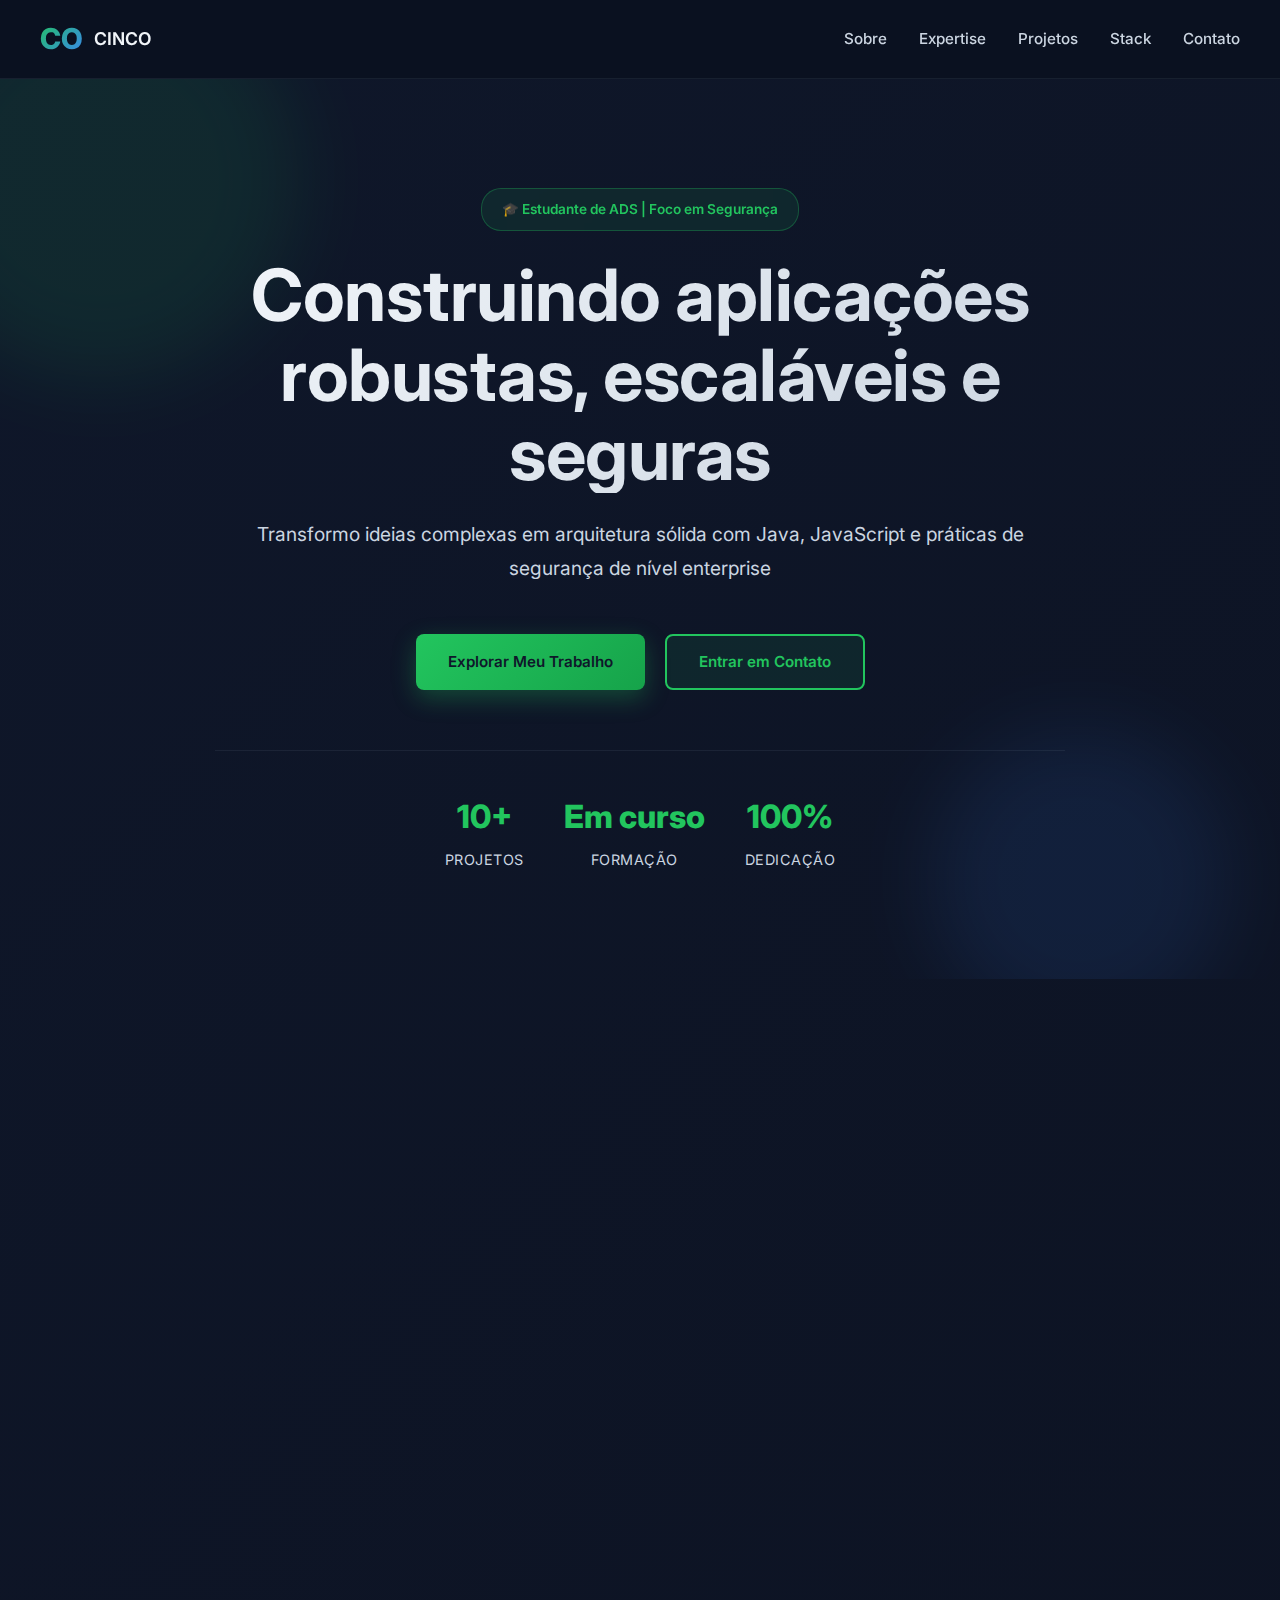
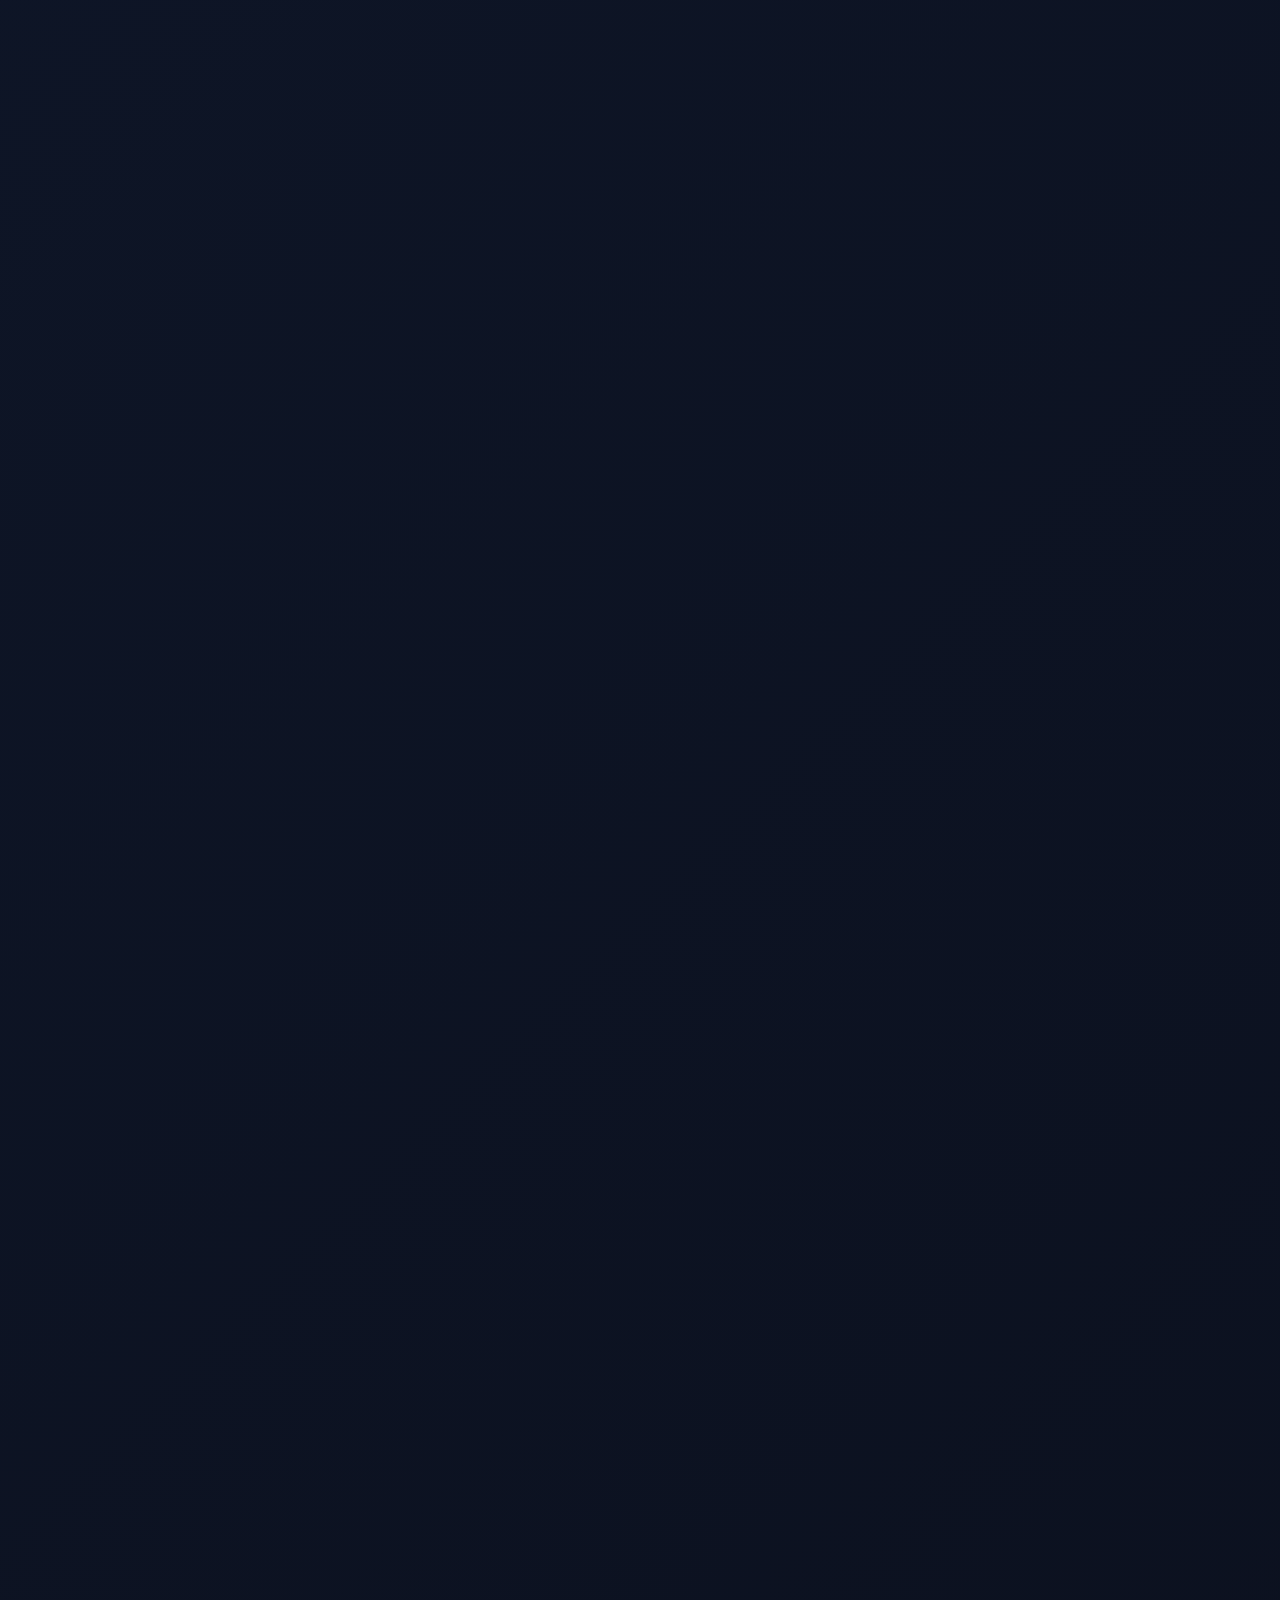
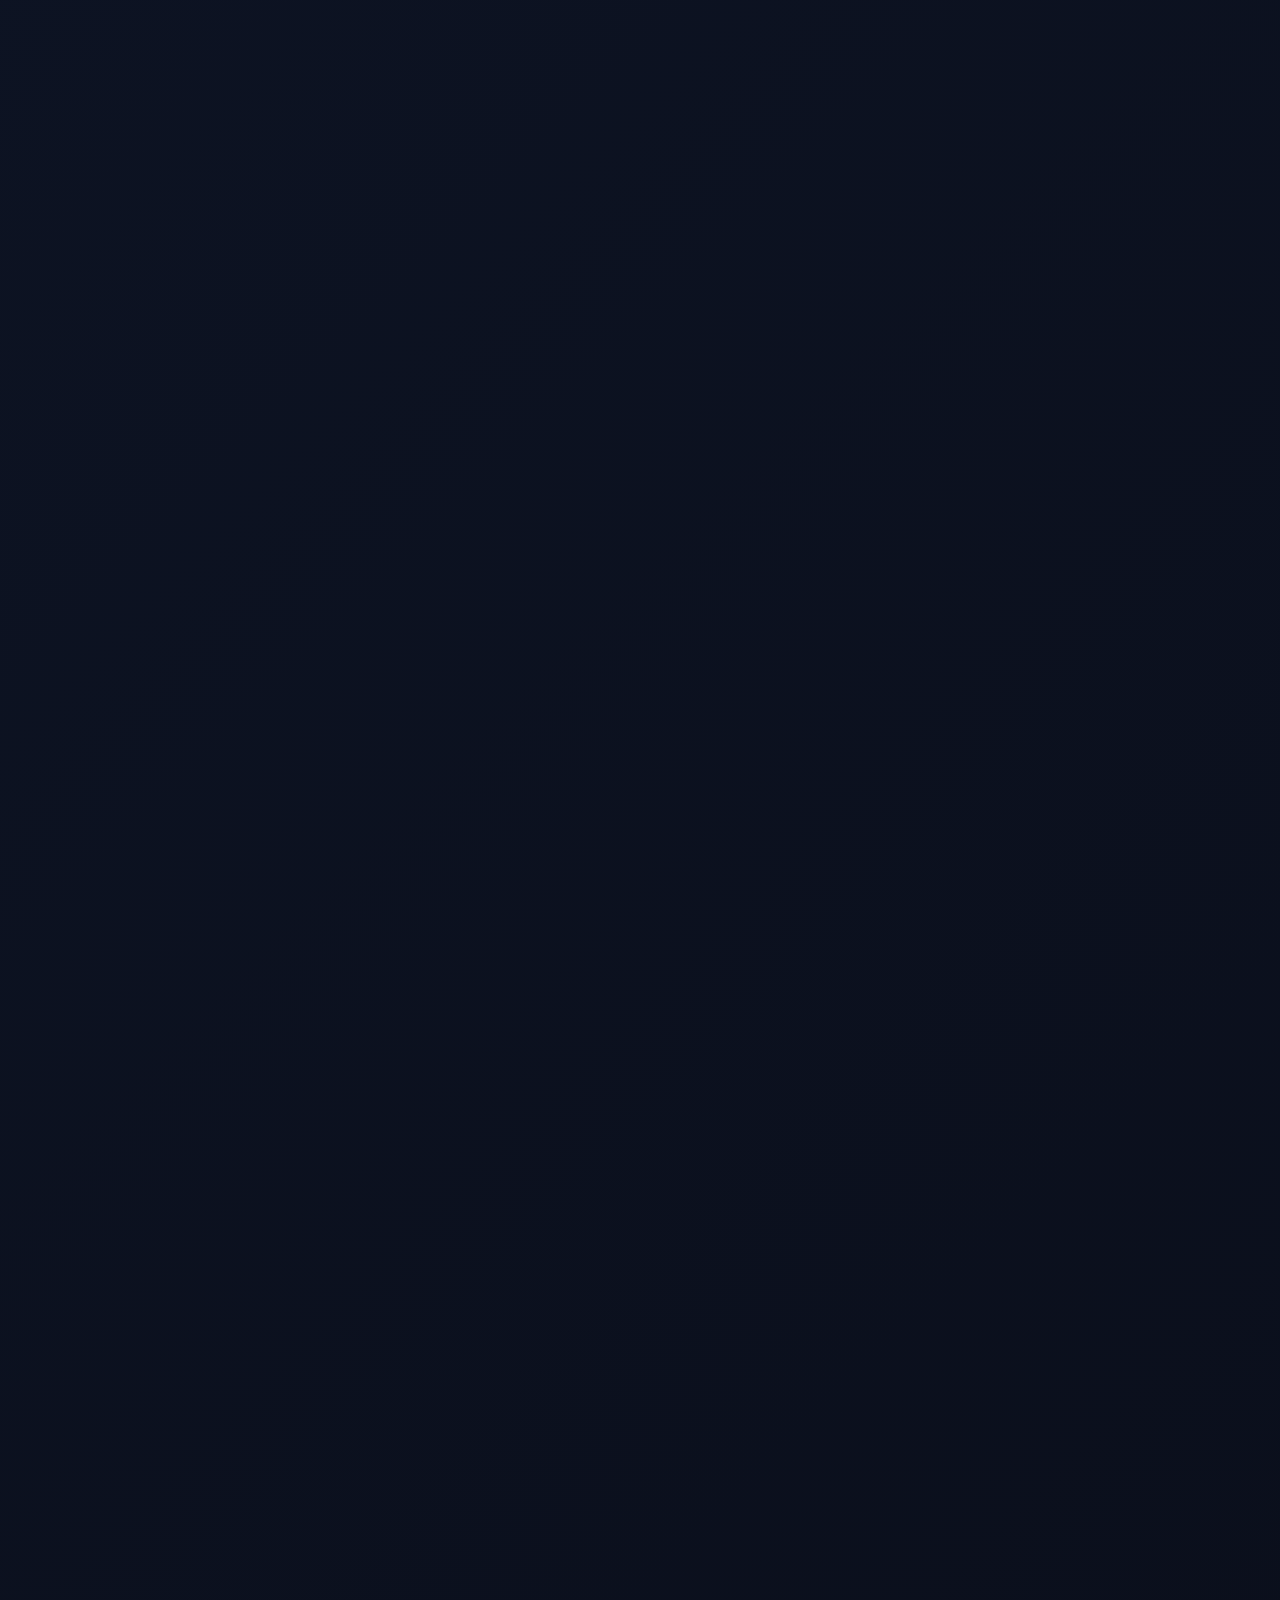
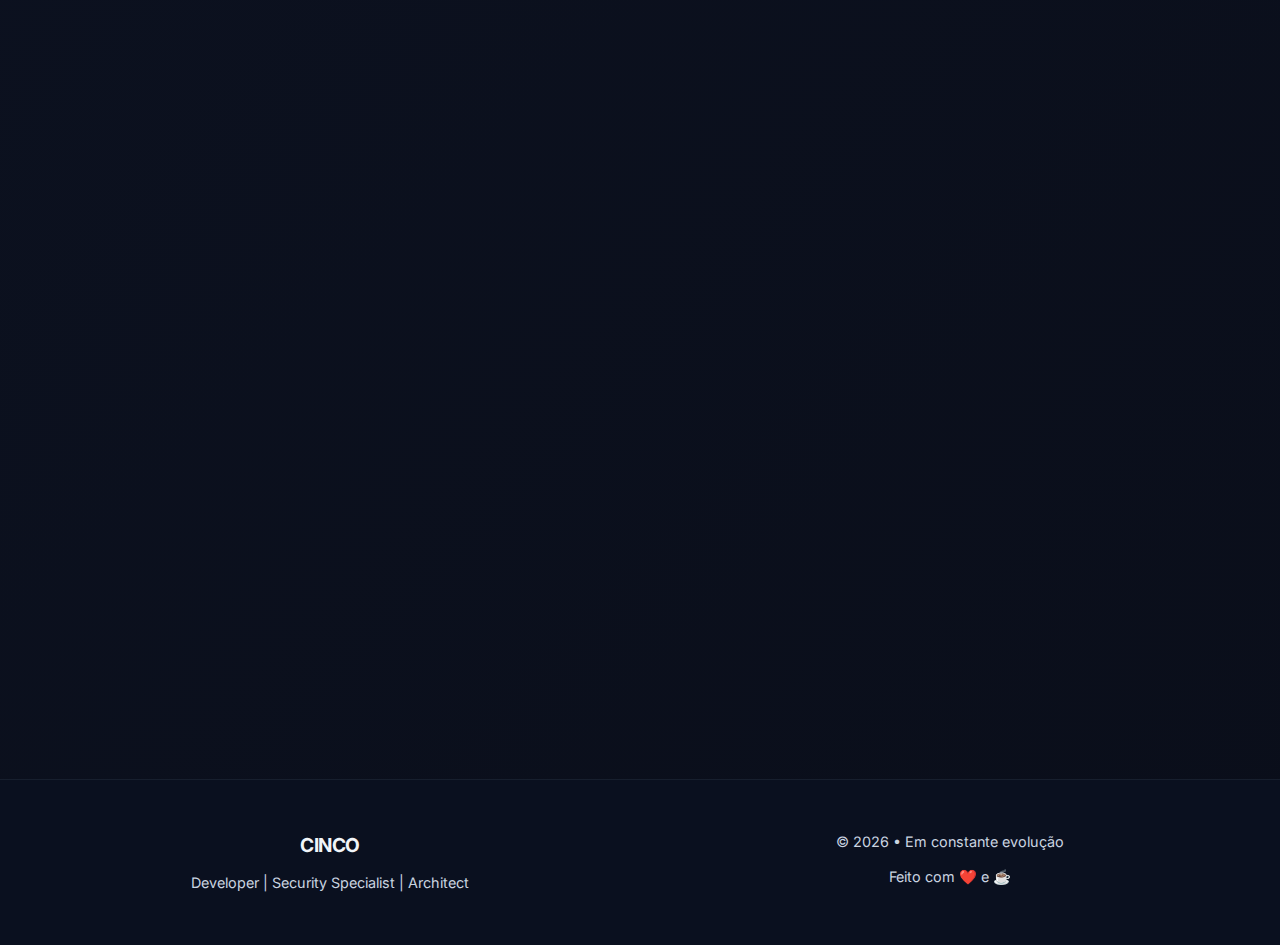
<file: index.html>
<!DOCTYPE html>
<html lang="pt-BR">
<head>
    <meta charset="UTF-8">
    <meta name="viewport" content="width=device-width, initial-scale=1.0">
    <meta name="description" content="Portfolio profissional de Junior Silva - Desenvolvedor Backend e Segurança com foco em Java e Arquitetura de Sistemas.">
    <title>CINCO | Portfolio</title>
    <link rel="preconnect" href="https://fonts.googleapis.com">
    <link rel="preconnect" href="https://fonts.gstatic.com" crossorigin>
    <link href="https://fonts.googleapis.com/css2?family=Inter:wght@300;400;500;600;700&family=JetBrains+Mono:wght@500;700&display=swap" rel="stylesheet">
    <link rel="stylesheet" href="style.css">
    <script defer src="script.js"></script>
</head>
<body>

<!-- Navigation -->
<header>
    <nav class="navbar">
        <div class="nav-brand">
            <h1 class="logo">CO</h1>
            <span class="brand-text">CINCO</span>
        </div>

        <div class="menu-toggle" id="menu-toggle">
            ☰
        </div>

        <ul class="nav-links" id="nav-links">
            <li><a href="#sobre">Sobre</a></li>
            <li><a href="#expertise">Expertise</a></li>
            <li><a href="#projetos">Projetos</a></li>
            <li><a href="#stack">Stack</a></li>
            <li><a href="#contato">Contato</a></li>
        </ul>
    </nav>
</header>

<section class="hero">
    <div class="hero-background">
        <div class="hero-blob hero-blob-1"></div>
        <div class="hero-blob hero-blob-2"></div>
    </div>
    
    <div class="hero-content">
        <div class="hero-badge">🎓 Estudante de ADS | Foco em Segurança</div>
        <h1>Construindo aplicações robustas, escaláveis e seguras</h1>
        <p class="hero-subtitle">
            Transformo ideias complexas em arquitetura sólida com Java, JavaScript e práticas de segurança de nível enterprise
        </p>
        <div class="hero-buttons">
            <a href="#projetos" class="btn btn-primary">Explorar Meu Trabalho</a>
            <a href="#contato" class="btn btn-secondary">Entrar em Contato</a>
        </div>
        <div class="hero-stats">
            <div class="stat">
                <span class="stat-number">10+</span>
                <span class="stat-label">Projetos</span>
            </div>
            <div class="stat">
                <span class="stat-number">Em curso</span>
                <span class="stat-label">Formação</span>
            </div>
            <div class="stat">
                <span class="stat-number">100%</span>
                <span class="stat-label">Dedicação</span>
            </div>
        </div>
    </div>
</section>

<section id="sobre" class="section reveal">
    <div class="section-container">
        <div class="section-header">
            <h2>🎯 Quem Sou Eu</h2>
            <div class="section-divider"></div>
        </div>
        <div class="about-grid">
            <div class="about-content">
                <p>
                    Estou em formação como desenvolvedor, evoluindo rapidamente rumo a uma atuação full-stack. Tenho <strong>especialização em segurança de aplicações</strong> e <strong>arquitetura de sistemas</strong>, e estudo <strong>Análise e Desenvolvimento de Sistemas</strong> enquanto construo projetos que demonstram domínio em <strong>OOP, Design Patterns e SOLID</strong>.
                </p>
                <p>
                    Mais do que código, trago habilidade em gestão de projetos e comunicação clara com equipes; aprendo rápido e adapto-me a novas tecnologias. Meu foco é criar soluções que não apenas funcionam, mas que são seguras, escaláveis e mantíveis.
                </p>
                <div class="about-highlights">
                    <div class="highlight-item">
                        <span class="highlight-icon">💡</span>
                        <h4>Inovação</h4>
                        <p>Sempre buscando novas formas de resolver problemas</p>
                    </div>
                    <div class="highlight-item">
                        <span class="highlight-icon">🔒</span>
                        <h4>Segurança</h4>
                        <p>Segurança é prioridade em cada decisão</p>
                    </div>
                    <div class="highlight-item">
                        <span class="highlight-icon">🗣️</span>
                        <h4>Comunicação</h4>
                        <p>Clareza e empatia para trabalhar em equipe</p>
                    </div>
                    <div class="highlight-item">
                        <span class="highlight-icon">📈</span>
                        <h4>Gestão</h4>
                        <p>Organização e liderança de projetos</p>
                    </div>
                </div>
            </div>
            <div class="about-visual">
                <div class="about-card">
                    <div class="card-icon">🎓</div>
                    <h3>Educação</h3>
                    <p>Análise e Desenvolvimento de Sistemas</p>
                </div>
                <div class="about-card">
                    <div class="card-icon">🛡️</div>
                    <h3>Especialidade</h3>
                    <p>Segurança & Arquitetura de Software</p>
                </div>
                <div class="about-card">
                    <div class="card-icon">🏆</div>
                    <h3>Objetivo</h3>
                    <p>Impacto através de código de qualidade</p>
                </div>
            </div>
        </div>
    </div>
</section>

<section id="expertise" class="section reveal expertise-section">
    <div class="section-container">
        <div class="section-header">
            <h2>⚡ Expertise & Skills</h2>
            <div class="section-divider"></div>
        </div>
        <div class="expertise-grid">
            <div class="expertise-card">
                <div class="expertise-icon">☕</div>
                <h3>Backend Development</h3>
                <p>Java, OOP, Design Patterns, SOLID, Spring</p>
                <div class="skill-bar" data-percent="95"></div>
            </div>
            <div class="expertise-card">
                <div class="expertise-icon">🔐</div>
                <h3>Security</h3>
                <p>Criptografia, XSS Prevention, RBAC, Hashing</p>
                <div class="skill-bar" data-percent="90"></div>
            </div>
            <div class="expertise-card">
                <div class="expertise-icon">🎨</div>
                <h3>Frontend Development</h3>
                <p>JavaScript, HTML5, CSS3, Responsive Design</p>
                <div class="skill-bar" data-percent="85"></div>
            </div>
            <div class="expertise-card">
                <div class="expertise-icon">🏗️</div>
                <h3>Arquitetura</h3>
                <p>Microserviços, Padrões, Escalabilidade</p>
                <div class="skill-bar" data-percent="88"></div>
            </div>
            <div class="expertise-card">
                <div class="expertise-icon">📊</div>
                <h3>Análise de Dados</h3>
                <p>Algoritmos, Estruturas, Performance</p>
                <div class="skill-bar" data-percent="82"></div>
            </div>
            <div class="expertise-card">
                <div class="expertise-icon">🔨</div>
                <h3>Ferramentas</h3>
                <p>Git, GitHub, Maven, Docker, Linux</p>
                <div class="skill-bar" data-percent="87"></div>
            </div>
        </div>
    </div>
</section>

<section id="projetos" class="section reveal">
    <div class="section-container">
        <div class="section-header">
            <h2>💼 Projetos em Destaque</h2>
            <div class="section-divider"></div>
        </div>
        <div class="projects-grid">
            <article class="project-card">
                <div class="project-badge-new">Destaque</div>
                <div class="project-header">
                    <h3>🔐 Sistema de Login Seguro</h3>
                    <span class="project-badge">Java</span>
                </div>
                <p>
                    Sistema em Java que exemplifica autenticação segura: hashing SHA‑256, proteção contra força bruta com bloqueios temporizados, e um módulo de auditoria detalhado de logs. Arquitetura orientada a objetos seguindo padrões de segurança.
                </p>
                <ul class="project-techs">
                    <li>Java OOP</li>
                    <li>SHA-256</li>
                    <li>Security</li>
                </ul>
                <a href="projetos/1-login-system/" class="project-link">→ Explorar Projeto</a>
                <a href="https://github.com/ajunior-dev/1-login-system" target="_blank" class="project-link">📂 Código no GitHub</a>
            </article>

            <article class="project-card">
                <div class="project-badge-new">Popular</div>
                <div class="project-header">
                    <h3>💻 Validador de Formulário</h3>
                    <span class="project-badge">Web</span>
                </div>
                <p>
                    Biblioteca JavaScript para validação de formulários na borda, com sanitização de inputs, prevenção de XSS e feedback instantâneo ao usuário, ideal para interfaces responsivas e seguras.
                </p>
                <ul class="project-techs">
                    <li>JavaScript</li>
                    <li>Regex</li>
                    <li>Security</li>
                </ul>
                <a href="projetos/4-form-validator/" class="project-link">→ Explorar Projeto</a>
                <a href="https://github.com/ajunior-dev/4-form-validator" target="_blank" class="project-link">📂 Código no GitHub</a>
            </article>

            <article class="project-card">
                <div class="project-badge-new">Recente</div>
                <div class="project-header">
                    <h3>📋 TODO Manager Pro</h3>
                    <span class="project-badge">Web</span>
                </div>
                <p>
                    Aplicativo web de gerenciamento de tarefas (SPA) com armazenamento local, filtros dinâmicos, ordenação e funcionalidades de importação/exportação JSON; construido para alta usabilidade e performance.
                </p>
                <ul class="project-techs">
                    <li>JavaScript</li>
                    <li>localStorage</li>
                    <li>State Mgmt</li>
                </ul>
                <a href="projetos/10-todo-app/index.html" class="project-link">→ Explorar Projeto</a>
                <a href="https://github.com/ajunior-dev/10-todo-app" target="_blank" class="project-link">📂 Código no GitHub</a>
            </article>
        </div>

        <div class="projects-all">
            <h3>📚 Portfólio Completo</h3>
            <p>Explore 10 projetos desenvolvidos durante minha formação, abrangendo segurança, backend Java, aplicações web e ferramentas de utilidade, todos com foco em código limpo e aprendizagem contínua.</p>
            <a href="projetos/index.html" class="btn btn-primary">Ver 10 Projetos</a>
        </div>
    </div>
</section>

<section id="stack" class="section reveal">
    <div class="section-container">
        <div class="section-header">
            <h2>⚙️ Stack Tecnológica</h2>
            <div class="section-divider"></div>
        </div>
        <div class="stack-container">
            <div class="stack-column">
                <h4>Linguagens</h4>
                <div class="tech-pill-group">
                    <span class="tech-pill">Java</span>
                    <span class="tech-pill">JavaScript</span>
                    <span class="tech-pill">SQL</span>
                    <span class="tech-pill">HTML5</span>
                    <span class="tech-pill">CSS3</span>
                </div>
            </div>
            <div class="stack-column">
                <h4>Conceitos & Padrões</h4>
                <div class="tech-pill-group">
                    <span class="tech-pill">OOP</span>
                    <span class="tech-pill">Design Patterns</span>
                    <span class="tech-pill">SOLID</span>
                    <span class="tech-pill">MVC</span>
                    <span class="tech-pill">REST API</span>
                </div>
            </div>
            <div class="stack-column">
                <h4>Segurança</h4>
                <div class="tech-pill-group">
                    <span class="tech-pill">Criptografia</span>
                    <span class="tech-pill">XSS Prevention</span>
                    <span class="tech-pill">RBAC</span>
                    <span class="tech-pill">Hashing</span>
                    <span class="tech-pill">Autenticação</span>
                </div>
            </div>
            <div class="stack-column">
                <h4>Ferramentas</h4>
                <div class="tech-pill-group">
                    <span class="tech-pill">Git</span>
                    <span class="tech-pill">GitHub</span>
                    <span class="tech-pill">Maven</span>
                    <span class="tech-pill">Docker</span>
                    <span class="tech-pill">Linux</span>
                </div>
            </div>
        </div>
    </div>
</section>

<section id="contato" class="section reveal">
    <div class="section-container">
        <div class="section-header">
            <h2>📬 Vamos Trabalhar Juntos?</h2>
            <div class="section-divider"></div>
        </div>
        <div class="contact-wrapper">
            <div class="contact-content">
                <p>
                    Estou sempre aberto a novas oportunidades, projetos interessantes e conversas sobre desenvolvimento, segurança e arquitetura de sistemas.
                </p>
                <p class="contact-subtitle">
                    Vamos criar algo extraordinário?
                </p>
            </div>
            <div class="contact-links">
                <a href="mailto:dev.adilsonj@gmail.com" class="contact-link contact-link-email">
                    <span class="link-icon">✉️</span>
                    <div>
                        <span class="link-label">Email</span>
                        <span class="link-value">dev.adilsonj@gmail.com</span>
                    </div>
                </a>
                <a href="https://github.com/ajunior-dev" target="_blank" class="contact-link contact-link-github">
                    <span class="link-icon">🐙</span>
                    <div>
                        <span class="link-label">GitHub</span>
                        <span class="link-value">github.com/ajunior-dev</span>
                    </div>
                </a>
                <a href="https://linkedin.com/in/seuperfil" target="_blank" class="contact-link contact-link-linkedin">
                    <span class="link-icon">💼</span>
                    <div>
                        <span class="link-label">LinkedIn</span>
                        <span class="link-value">linkedin.com/in/seuperfil</span>
                    </div>
                </a>
            </div>
        </div>
    </div>
</section>

<footer>
    <div class="footer-content">
        <div class="footer-section">
            <h4>CINCO</h4>
            <p>Developer | Security Specialist | Architect</p>
        </div>
        <div class="footer-section">
            <p>© 2026 • Em constante evolução</p>
            <p class="footer-credits">Feito com <span class="heart">❤️</span> e ☕</p>
        </div>
    </div>
</footer>

<script src="script.js"></script>
</body>
</html>

</body>
</html>
</file>
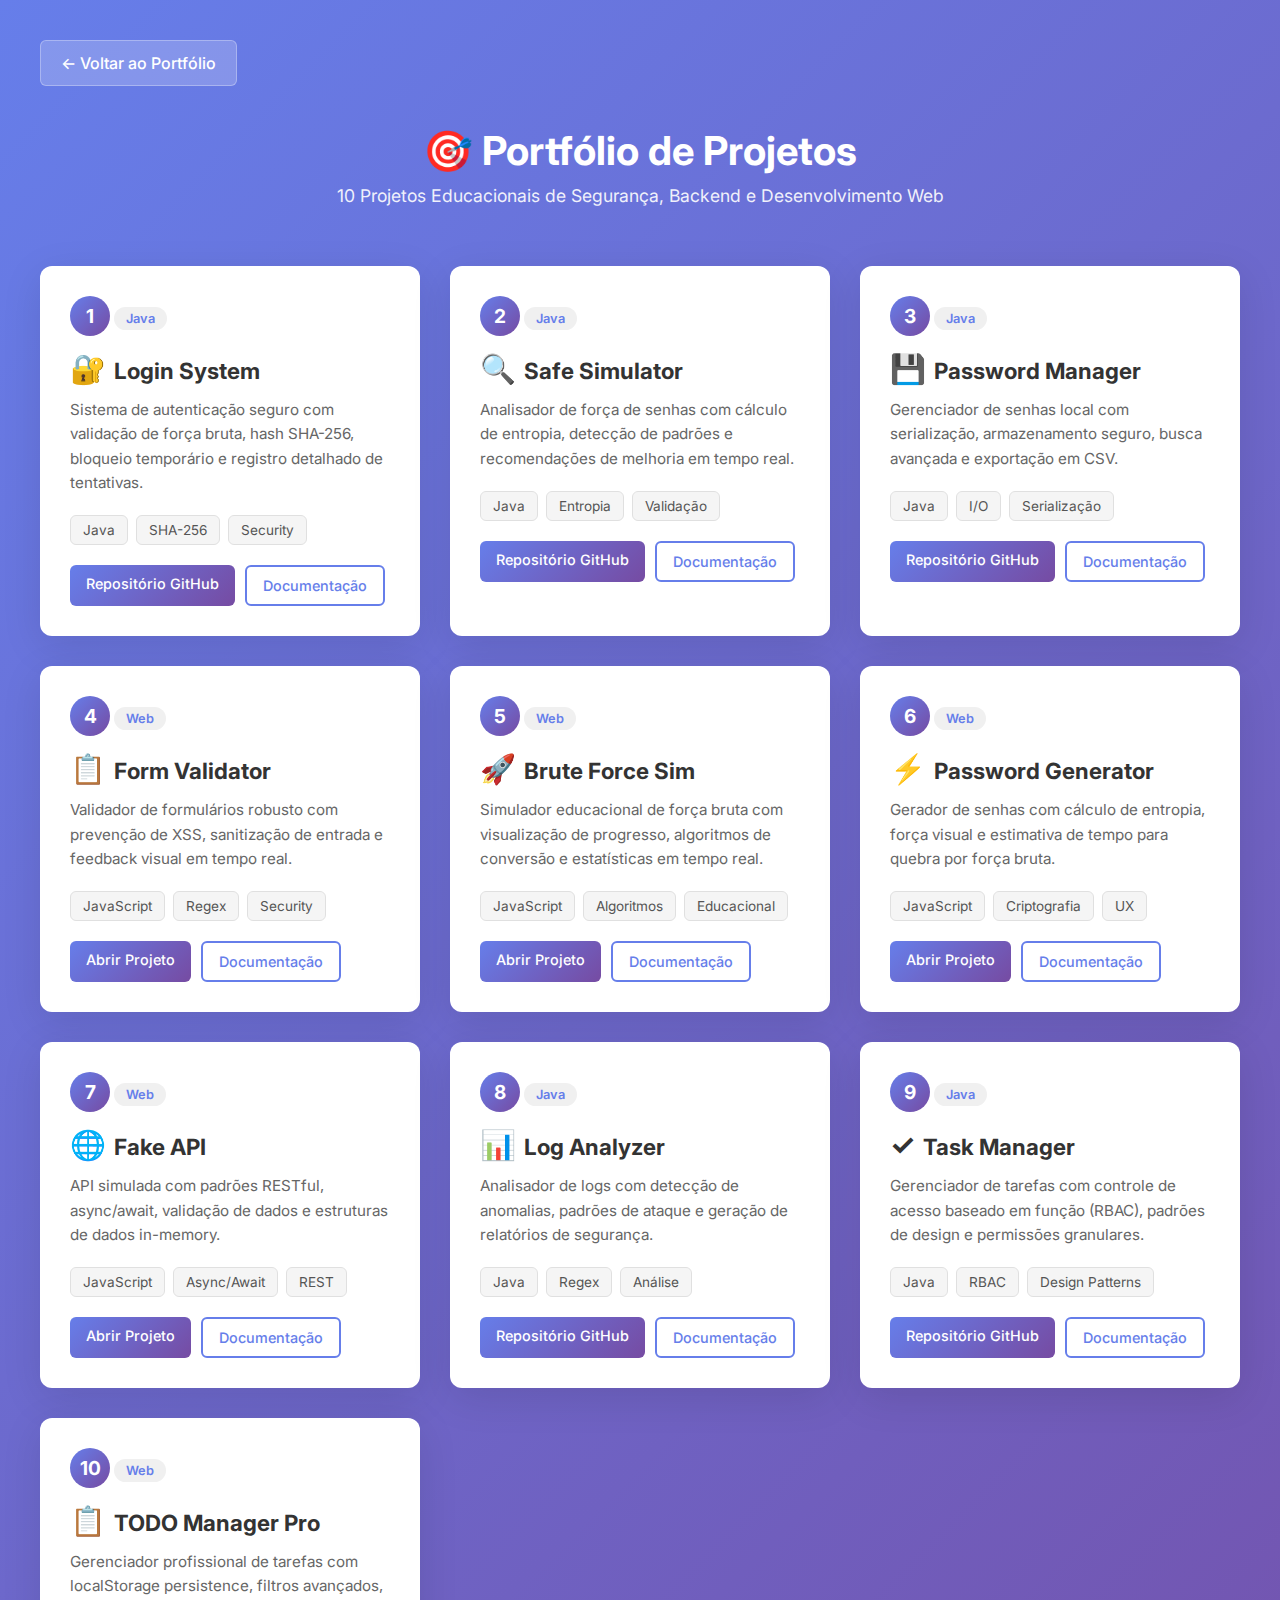
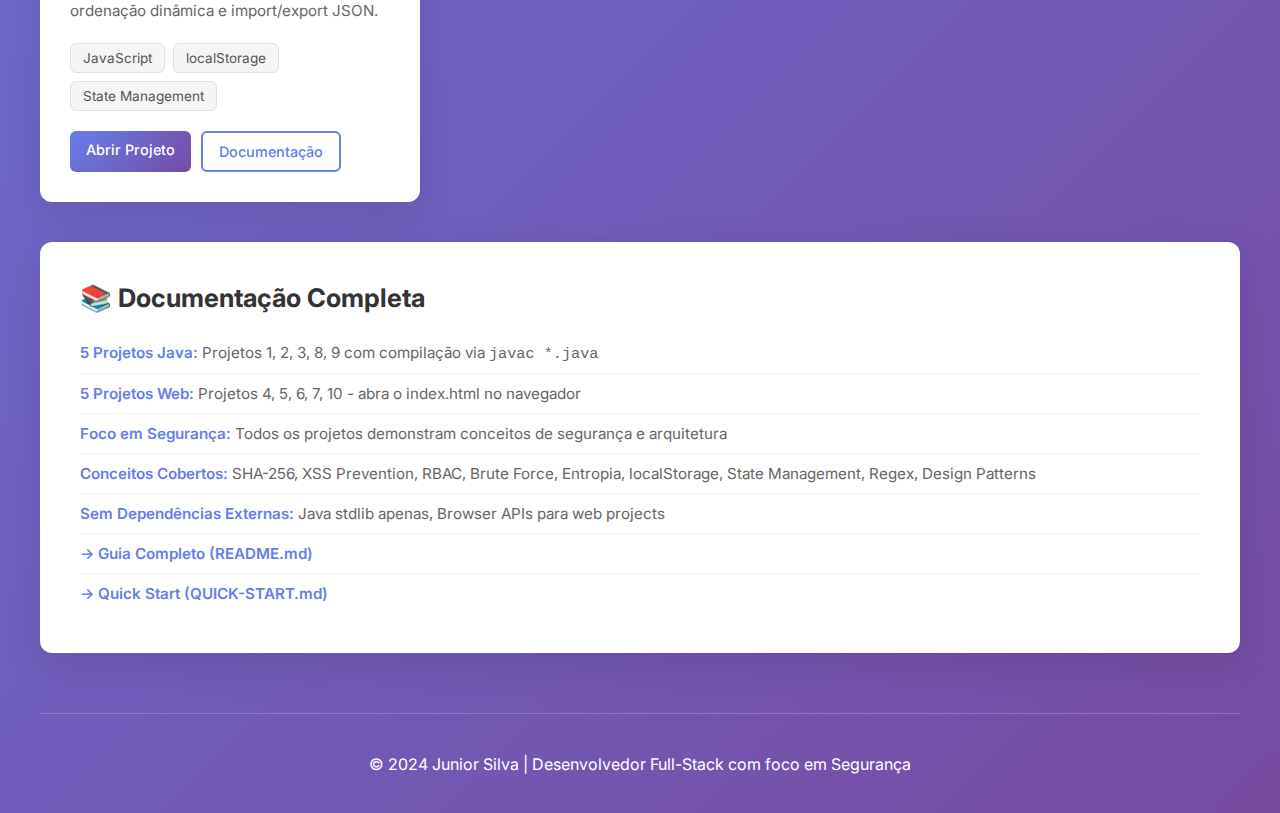
<file: projetos/index.html>
<!DOCTYPE html>
<html lang="pt-BR">
<head>
    <meta charset="UTF-8">
    <meta name="viewport" content="width=device-width, initial-scale=1.0">
    <title>Portfólio de Projetos - Junior Silva</title>
    <link href="https://fonts.googleapis.com/css2?family=Inter:wght@300;400;500;600;700&family=JetBrains+Mono:wght@400;600&display=swap" rel="stylesheet">
    <style>
        * {
            margin: 0;
            padding: 0;
            box-sizing: border-box;
        }

        body {
            font-family: 'Inter', sans-serif;
            background: linear-gradient(135deg, #667eea 0%, #764ba2 100%);
            min-height: 100vh;
            padding: 40px 20px;
            color: #333;
        }

        .container {
            max-width: 1200px;
            margin: 0 auto;
        }

        .header {
            text-align: center;
            color: white;
            margin-bottom: 60px;
        }

        .header h1 {
            font-size: 2.5rem;
            margin-bottom: 10px;
            font-weight: 700;
        }

        .header p {
            font-size: 1.1rem;
            opacity: 0.9;
        }

        .projects-showcase {
            display: grid;
            grid-template-columns: repeat(auto-fit, minmax(320px, 1fr));
            gap: 30px;
            margin-bottom: 40px;
        }

        .project-card {
            background: white;
            border-radius: 12px;
            padding: 30px;
            box-shadow: 0 10px 40px rgba(0, 0, 0, 0.1);
            transition: all 0.3s ease;
            cursor: pointer;
            position: relative;
            overflow: hidden;
        }

        .project-card::before {
            content: '';
            position: absolute;
            top: 0;
            left: -100%;
            width: 100%;
            height: 4px;
            background: linear-gradient(90deg, #667eea, #764ba2);
            transition: left 0.3s ease;
        }

        .project-card:hover::before {
            left: 100%;
        }

        .project-card:hover {
            transform: translateY(-8px);
            box-shadow: 0 15px 50px rgba(0, 0, 0, 0.2);
        }

        .project-number {
            display: inline-block;
            width: 40px;
            height: 40px;
            background: linear-gradient(135deg, #667eea, #764ba2);
            color: white;
            border-radius: 50%;
            text-align: center;
            line-height: 40px;
            font-weight: 700;
            margin-bottom: 15px;
            font-size: 1.2rem;
        }

        .project-card h2 {
            font-size: 1.4rem;
            margin-bottom: 12px;
            color: #333;
        }

        .project-card .tech-type {
            display: inline-block;
            padding: 4px 12px;
            background: #f0f0f0;
            border-radius: 20px;
            font-size: 0.8rem;
            font-weight: 600;
            color: #667eea;
            margin-bottom: 15px;
        }

        .project-card p {
            color: #666;
            line-height: 1.6;
            margin-bottom: 20px;
            font-size: 0.95rem;
        }

        .project-techs {
            display: flex;
            flex-wrap: wrap;
            gap: 8px;
            margin-bottom: 20px;
        }

        .tech-tag {
            background: #f5f5f5;
            border: 1px solid #e0e0e0;
            padding: 6px 12px;
            border-radius: 6px;
            font-size: 0.85rem;
            color: #555;
        }

        .project-links {
            display: flex;
            gap: 10px;
            flex-wrap: wrap;
        }

        .project-link {
            background: linear-gradient(135deg, #667eea, #764ba2);
            color: white;
            padding: 10px 16px;
            border-radius: 6px;
            text-decoration: none;
            font-size: 0.9rem;
            font-weight: 500;
            transition: all 0.3s ease;
            border: none;
            cursor: pointer;
        }

        .project-link:hover {
            transform: scale(1.05);
            box-shadow: 0 4px 12px rgba(102, 126, 234, 0.4);
        }

        .project-link.secondary {
            background: white;
            border: 2px solid #667eea;
            color: #667eea;
        }

        .project-link.secondary:hover {
            background: #667eea;
            color: white;
        }

        .documentation-section {
            background: white;
            border-radius: 12px;
            padding: 40px;
            box-shadow: 0 10px 40px rgba(0, 0, 0, 0.1);
            margin-bottom: 30px;
        }

        .documentation-section h2 {
            color: #333;
            margin-bottom: 20px;
            font-size: 1.6rem;
        }

        .documentation-section ul {
            list-style: none;
        }

        .documentation-section li {
            color: #666;
            padding: 10px 0;
            border-bottom: 1px solid #eee;
            font-size: 0.95rem;
        }

        .documentation-section li:last-child {
            border-bottom: none;
        }

        .documentation-section strong {
            color: #667eea;
            font-weight: 600;
        }

        .back-button {
            display: inline-block;
            margin-bottom: 40px;
            background: rgba(255, 255, 255, 0.2);
            color: white;
            padding: 12px 20px;
            border-radius: 6px;
            text-decoration: none;
            font-weight: 500;
            transition: all 0.3s ease;
            border: 1px solid rgba(255, 255, 255, 0.3);
        }

        .back-button:hover {
            background: rgba(255, 255, 255, 0.3);
            border-color: rgba(255, 255, 255, 0.5);
            transform: translateX(-3px);
        }

        .footer {
            text-align: center;
            color: white;
            margin-top: 60px;
            padding-top: 40px;
            border-top: 1px solid rgba(255, 255, 255, 0.2);
        }

        @media (max-width: 768px) {
            .header h1 {
                font-size: 2rem;
            }

            .projects-showcase {
                grid-template-columns: 1fr;
            }

            .documentation-section {
                padding: 25px;
            }
        }

        .icon {
            display: inline-block;
            font-size: 1.8rem;
            margin-right: 8px;
        }
    </style>
</head>
<body>
    <div class="container">
        <a href="../" class="back-button">← Voltar ao Portfólio</a>

        <div class="header">
            <h1>🎯 Portfólio de Projetos</h1>
            <p>10 Projetos Educacionais de Segurança, Backend e Desenvolvimento Web</p>
        </div>

        <div class="projects-showcase">
            <!-- Projeto 1 -->
            <div class="project-card">
                <div class="project-number">1</div>
                <span class="tech-type">Java</span>
                <h2><span class="icon">🔐</span>Login System</h2>
                <p>Sistema de autenticação seguro com validação de força bruta, hash SHA-256, bloqueio temporário e registro detalhado de tentativas.</p>
                <div class="project-techs">
                    <span class="tech-tag">Java</span>
                    <span class="tech-tag">SHA-256</span>
                    <span class="tech-tag">Security</span>
                </div>
                <div class="project-links">
                    <a href="https://github.com/ajunior-dev/1-login-system" target="_blank" class="project-link">Repositório GitHub</a>
                    <a href="https://github.com/ajunior-dev/1-login-system#readme" target="_blank" class="project-link secondary">Documentação</a>
                </div>
            </div>

            <!-- Projeto 2 -->
            <div class="project-card">
                <div class="project-number">2</div>
                <span class="tech-type">Java</span>
                <h2><span class="icon">🔍</span>Safe Simulator</h2>
                <p>Analisador de força de senhas com cálculo de entropia, detecção de padrões e recomendações de melhoria em tempo real.</p>
                <div class="project-techs">
                    <span class="tech-tag">Java</span>
                    <span class="tech-tag">Entropia</span>
                    <span class="tech-tag">Validação</span>
                </div>
                <div class="project-links">
                    <a href="https://github.com/ajunior-dev/2-safe-simulator" target="_blank" class="project-link">Repositório GitHub</a>
                    <a href="https://github.com/ajunior-dev/2-safe-simulator#readme" target="_blank" class="project-link secondary">Documentação</a>
                </div>
            </div>

            <!-- Projeto 3 -->
            <div class="project-card">
                <div class="project-number">3</div>
                <span class="tech-type">Java</span>
                <h2><span class="icon">💾</span>Password Manager</h2>
                <p>Gerenciador de senhas local com serialização, armazenamento seguro, busca avançada e exportação em CSV.</p>
                <div class="project-techs">
                    <span class="tech-tag">Java</span>
                    <span class="tech-tag">I/O</span>
                    <span class="tech-tag">Serialização</span>
                </div>
                <div class="project-links">
                    <a href="https://github.com/ajunior-dev/3-password-manager" target="_blank" class="project-link">Repositório GitHub</a>
                    <a href="https://github.com/ajunior-dev/3-password-manager#readme" target="_blank" class="project-link secondary">Documentação</a>
                </div>
            </div>

            <!-- Projeto 4 -->
            <div class="project-card">
                <div class="project-number">4</div>
                <span class="tech-type">Web</span>
                <h2><span class="icon">📋</span>Form Validator</h2>
                <p>Validador de formulários robusto com prevenção de XSS, sanitização de entrada e feedback visual em tempo real.</p>
                <div class="project-techs">
                    <span class="tech-tag">JavaScript</span>
                    <span class="tech-tag">Regex</span>
                    <span class="tech-tag">Security</span>
                </div>
                <div class="project-links">
                    <a href="4-form-validator/index.html" class="project-link">Abrir Projeto</a>
                    <a href="https://github.com/ajunior-dev/4-form-validator#readme" target="_blank" class="project-link secondary">Documentação</a>
                </div>
            </div>

            <!-- Projeto 5 -->
            <div class="project-card">
                <div class="project-number">5</div>
                <span class="tech-type">Web</span>
                <h2><span class="icon">🚀</span>Brute Force Sim</h2>
                <p>Simulador educacional de força bruta com visualização de progresso, algoritmos de conversão e estatísticas em tempo real.</p>
                <div class="project-techs">
                    <span class="tech-tag">JavaScript</span>
                    <span class="tech-tag">Algoritmos</span>
                    <span class="tech-tag">Educacional</span>
                </div>
                <div class="project-links">
                    <a href="5-brute-force-simulator/index.html" class="project-link">Abrir Projeto</a>
                    <a href="https://github.com/ajunior-dev/5-brute-force-simulator#readme" target="_blank" class="project-link secondary">Documentação</a>
                </div>
            </div>

            <!-- Projeto 6 -->
            <div class="project-card">
                <div class="project-number">6</div>
                <span class="tech-type">Web</span>
                <h2><span class="icon">⚡</span>Password Generator</h2>
                <p>Gerador de senhas com cálculo de entropia, força visual e estimativa de tempo para quebra por força bruta.</p>
                <div class="project-techs">
                    <span class="tech-tag">JavaScript</span>
                    <span class="tech-tag">Criptografia</span>
                    <span class="tech-tag">UX</span>
                </div>
                <div class="project-links">
                    <a href="6-password-generator/index.html" class="project-link">Abrir Projeto</a>
                    <a href="https://github.com/ajunior-dev/6-password-generator#readme" target="_blank" class="project-link secondary">Documentação</a>
                </div>
            </div>

            <!-- Projeto 7 -->
            <div class="project-card">
                <div class="project-number">7</div>
                <span class="tech-type">Web</span>
                <h2><span class="icon">🌐</span>Fake API</h2>
                <p>API simulada com padrões RESTful, async/await, validação de dados e estruturas de dados in-memory.</p>
                <div class="project-techs">
                    <span class="tech-tag">JavaScript</span>
                    <span class="tech-tag">Async/Await</span>
                    <span class="tech-tag">REST</span>
                </div>
                <div class="project-links">
                    <a href="7-fake-api/index.html" class="project-link">Abrir Projeto</a>
                    <a href="https://github.com/ajunior-dev/7-fake-api#readme" target="_blank" class="project-link secondary">Documentação</a>
                </div>
            </div>

            <!-- Projeto 8 -->
            <div class="project-card">
                <div class="project-number">8</div>
                <span class="tech-type">Java</span>
                <h2><span class="icon">📊</span>Log Analyzer</h2>
                <p>Analisador de logs com detecção de anomalias, padrões de ataque e geração de relatórios de segurança.</p>
                <div class="project-techs">
                    <span class="tech-tag">Java</span>
                    <span class="tech-tag">Regex</span>
                    <span class="tech-tag">Análise</span>
                </div>
                <div class="project-links">
                    <a href="https://github.com/ajunior-dev/8-log-analyzer" target="_blank" class="project-link">Repositório GitHub</a>
                    <a href="https://github.com/ajunior-dev/8-log-analyzer#readme" target="_blank" class="project-link secondary">Documentação</a>
                </div>
            </div>

            <!-- Projeto 9 -->
            <div class="project-card">
                <div class="project-number">9</div>
                <span class="tech-type">Java</span>
                <h2><span class="icon">✓</span>Task Manager</h2>
                <p>Gerenciador de tarefas com controle de acesso baseado em função (RBAC), padrões de design e permissões granulares.</p>
                <div class="project-techs">
                    <span class="tech-tag">Java</span>
                    <span class="tech-tag">RBAC</span>
                    <span class="tech-tag">Design Patterns</span>
                </div>
                <div class="project-links">
                    <a href="https://github.com/ajunior-dev/9-task-manager" target="_blank" class="project-link">Repositório GitHub</a>
                    <a href="https://github.com/ajunior-dev/9-task-manager#readme" target="_blank" class="project-link secondary">Documentação</a>
                </div>
            </div>

            <!-- Projeto 10 -->
            <div class="project-card">
                <div class="project-number">10</div>
                <span class="tech-type">Web</span>
                <h2><span class="icon">📋</span>TODO Manager Pro</h2>
                <p>Gerenciador profissional de tarefas com localStorage persistence, filtros avançados, ordenação dinâmica e import/export JSON.</p>
                <div class="project-techs">
                    <span class="tech-tag">JavaScript</span>
                    <span class="tech-tag">localStorage</span>
                    <span class="tech-tag">State Management</span>
                </div>
                <div class="project-links">
                    <a href="10-todo-app/index.html" class="project-link">Abrir Projeto</a>
                    <a href="https://github.com/ajunior-dev/10-todo-app#readme" target="_blank" class="project-link secondary">Documentação</a>
                </div>
            </div>
        </div>

        <!-- Documentação -->
        <div class="documentation-section">
            <h2>📚 Documentação Completa</h2>
            <ul>
                <li><strong>5 Projetos Java:</strong> Projetos 1, 2, 3, 8, 9 com compilação via <code>javac *.java</code></li>
                <li><strong>5 Projetos Web:</strong> Projetos 4, 5, 6, 7, 10 - abra o index.html no navegador</li>
                <li><strong>Foco em Segurança:</strong> Todos os projetos demonstram conceitos de segurança e arquitetura</li>
                <li><strong>Conceitos Cobertos:</strong> SHA-256, XSS Prevention, RBAC, Brute Force, Entropia, localStorage, State Management, Regex, Design Patterns</li>
                <li><strong>Sem Dependências Externas:</strong> Java stdlib apenas, Browser APIs para web projects</li>
                <li><a href="README.md" style="color: #667eea; text-decoration: none;"><strong>→ Guia Completo (README.md)</strong></a></li>
                <li><a href="QUICK-START.md" style="color: #667eea; text-decoration: none;"><strong>→ Quick Start (QUICK-START.md)</strong></a></li>
            </ul>
        </div>

        <div class="footer">
            <p>© 2024 Junior Silva | Desenvolvedor Full-Stack com foco em Segurança</p>
        </div>
    </div>
</body>
</html>
</file>
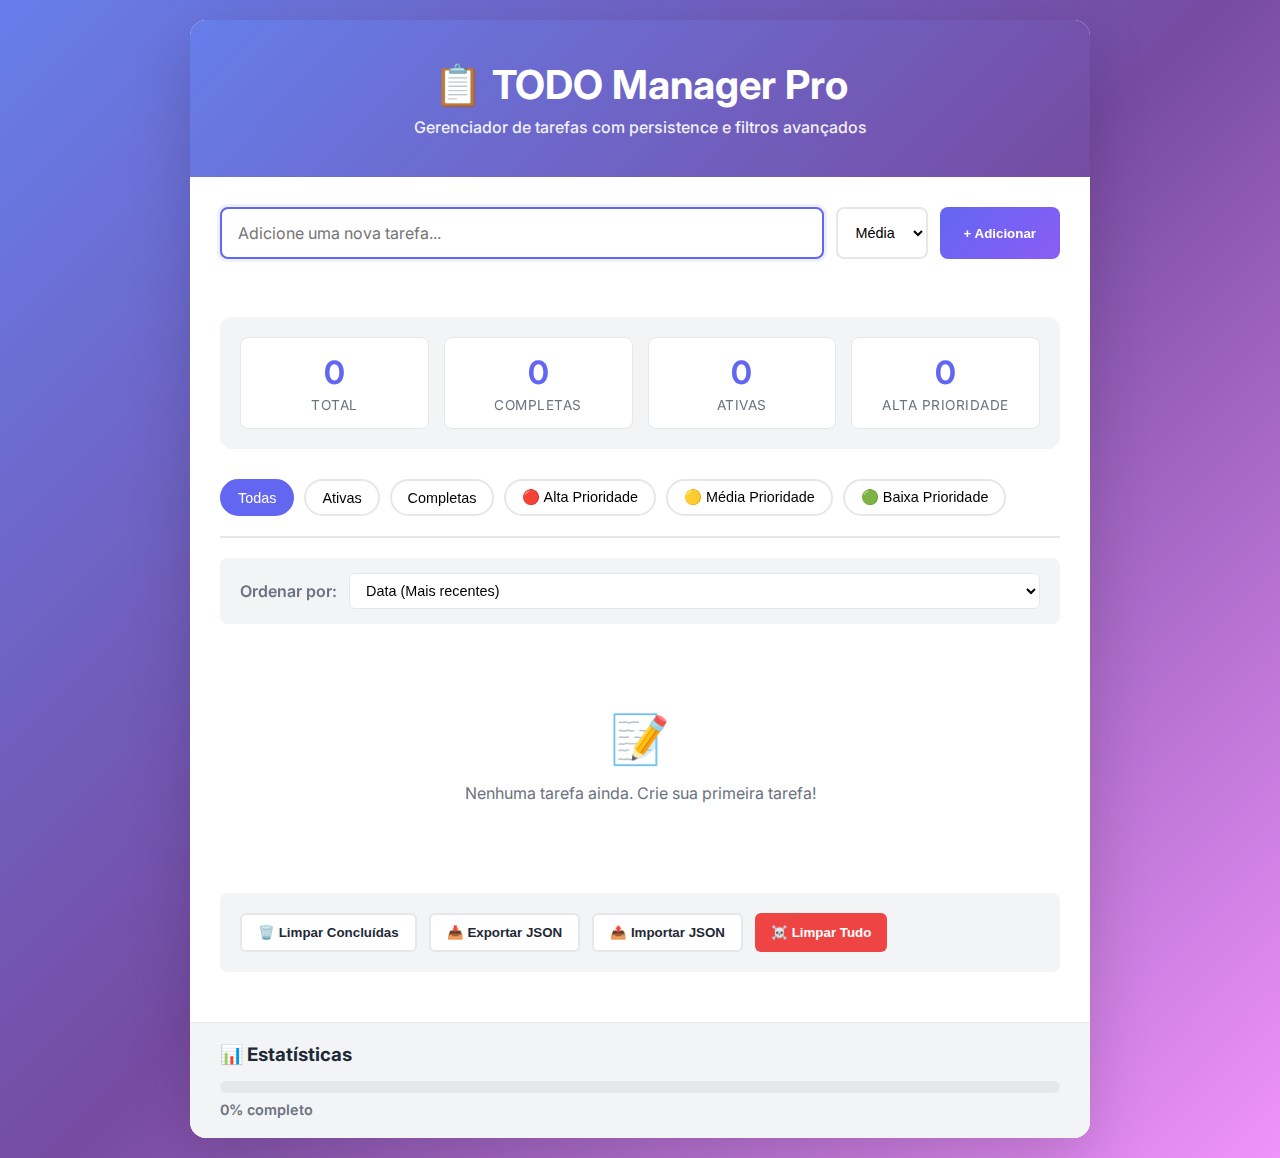
<file: projetos/10-todo-app/index.html>
<!DOCTYPE html>
<html lang="pt-BR">
<head>
    <meta charset="UTF-8">
    <meta name="viewport" content="width=device-width, initial-scale=1.0">
    <title>TODO Manager Pro - Gerenciador de Tarefas Profissional</title>
    <link href="https://fonts.googleapis.com/css2?family=Inter:wght@300;400;500;600;700&family=JetBrains+Mono:wght@400;600&display=swap" rel="stylesheet">
    <link rel="stylesheet" href="style.css">
</head>
<body>
    <div class="container">
        <header class="app-header">
            <div class="header-content">
                <h1>📋 TODO Manager Pro</h1>
                <p>Gerenciador de tarefas com persistence e filtros avançados</p>
            </div>
        </header>

        <main class="app-main">
            <!-- Input Section -->
            <section class="input-section">
                <div class="input-group">
                    <input 
                        type="text" 
                        id="taskInput" 
                        class="task-input" 
                        placeholder="Adicione uma nova tarefa..."
                        autofocus
                    >
                    <select id="prioritySelect" class="priority-select">
                        <option value="baixa">Baixa</option>
                        <option value="media" selected>Média</option>
                        <option value="alta">Alta</option>
                    </select>
                    <button id="addBtn" class="add-btn">+ Adicionar</button>
                </div>
                <div class="input-error" id="inputError"></div>
            </section>

            <!-- Stats Section -->
            <section class="stats-section">
                <div class="stat">
                    <span class="stat-value" id="totalTasks">0</span>
                    <span class="stat-label">Total</span>
                </div>
                <div class="stat">
                    <span class="stat-value" id="completedTasks">0</span>
                    <span class="stat-label">Completas</span>
                </div>
                <div class="stat">
                    <span class="stat-value" id="activeTasks">0</span>
                    <span class="stat-label">Ativas</span>
                </div>
                <div class="stat">
                    <span class="stat-value" id="highPriorityTasks">0</span>
                    <span class="stat-label">Alta Prioridade</span>
                </div>
            </section>

            <!-- Filter Section -->
            <section class="filter-section">
                <button class="filter-btn active" data-filter="todas">Todas</button>
                <button class="filter-btn" data-filter="ativas">Ativas</button>
                <button class="filter-btn" data-filter="completas">Completas</button>
                <button class="filter-btn" data-filter="alta">🔴 Alta Prioridade</button>
                <button class="filter-btn" data-filter="media">🟡 Média Prioridade</button>
                <button class="filter-btn" data-filter="baixa">🟢 Baixa Prioridade</button>
            </section>

            <!-- Sort Section -->
            <section class="sort-section">
                <label for="sortSelect">Ordenar por:</label>
                <select id="sortSelect" class="sort-select">
                    <option value="data-desc">Data (Mais recentes)</option>
                    <option value="data-asc">Data (Mais antigas)</option>
                    <option value="prioridade">Prioridade</option>
                    <option value="alfabetica">Alfabética</option>
                </select>
            </section>

            <!-- Tasks List -->
            <section class="tasks-section">
                <div id="tasksList" class="tasks-list">
                    <div class="empty-state">
                        <span class="empty-icon">📝</span>
                        <p>Nenhuma tarefa ainda. Crie sua primeira tarefa!</p>
                    </div>
                </div>
            </section>

            <!-- Action Buttons -->
            <section class="action-section">
                <button id="clearCompletedBtn" class="action-btn secondary">🗑️ Limpar Concluídas</button>
                <button id="exportBtn" class="action-btn secondary">📥 Exportar JSON</button>
                <button id="importBtn" class="action-btn secondary">📤 Importar JSON</button>
                <input type="file" id="fileInput" class="hidden-file-input" accept=".json">
                <button id="clearAllBtn" class="action-btn danger">☠️ Limpar Tudo</button>
            </section>
        </main>

        <!-- Stats Chart -->
        <section class="chart-section">
            <h3>📊 Estatísticas</h3>
            <div class="progress-bar">
                <div class="progress-fill" id="progressFill" style="width: 0%;"></div>
            </div>
            <p class="progress-text"><span id="progressPercent">0</span>% completo</p>
        </section>
    </div>

    <script src="script.js"></script>
</body>
</html>
</file>
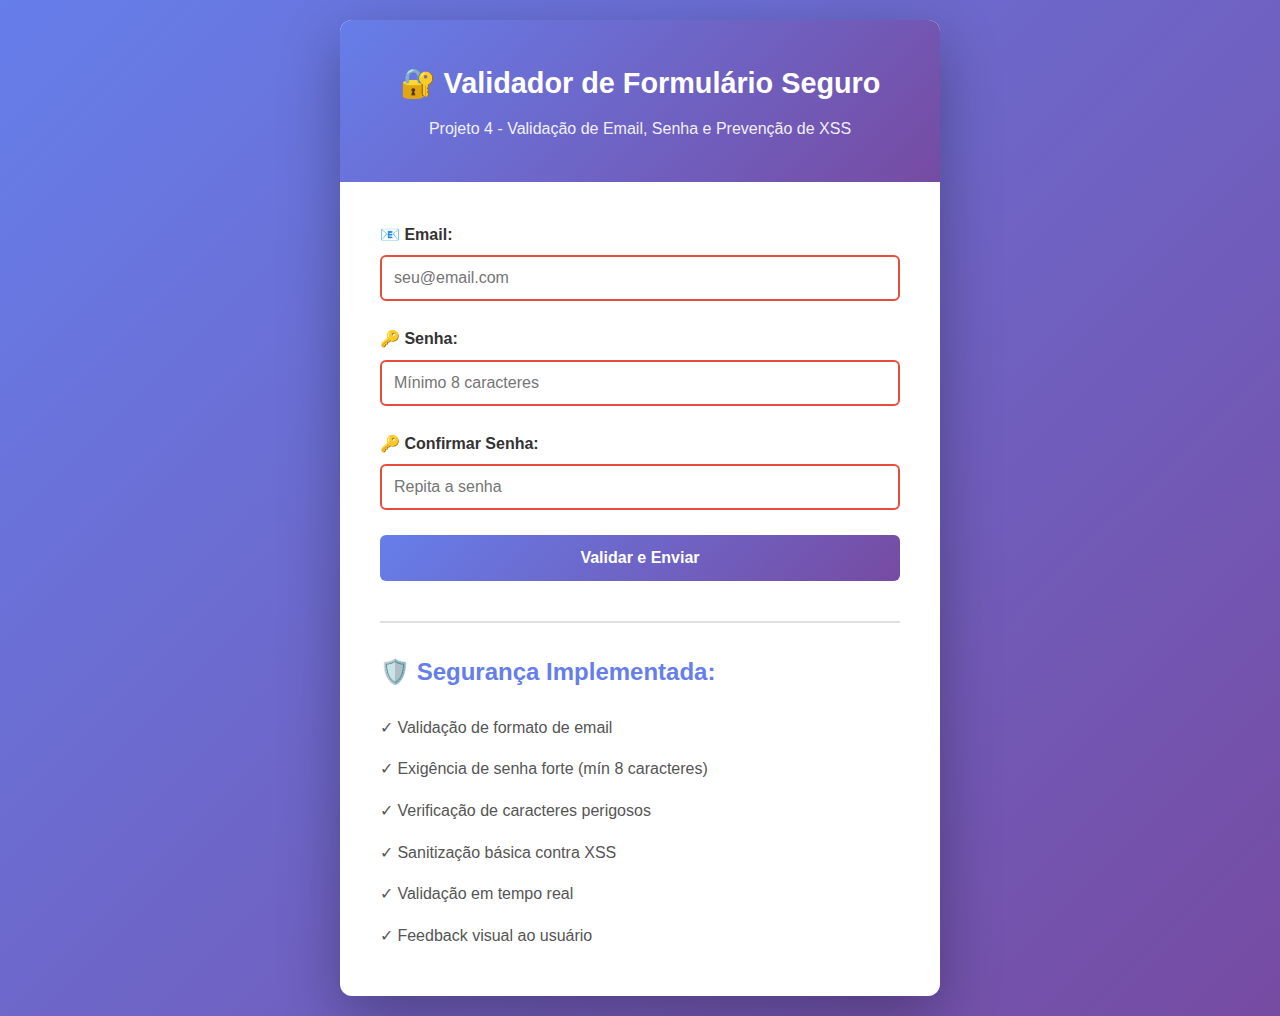
<file: projetos/4-form-validator/index.html>
<!DOCTYPE html>
<html lang="pt-BR">
<head>
    <meta charset="UTF-8">
    <meta name="viewport" content="width=device-width, initial-scale=1.0">
    <title>Validador de Formulário Seguro</title>
    <link rel="stylesheet" href="style.css">
</head>
<body>
    <div class="container">
        <header>
            <h1>🔐 Validador de Formulário Seguro</h1>
            <p>Projeto 4 - Validação de Email, Senha e Prevenção de XSS</p>
        </header>

        <main>
            <form id="loginForm" class="form" novalidate>
                <div class="form-group">
                    <label for="email">📧 Email:</label>
                    <input
                        type="email"
                        id="email"
                        placeholder="seu@email.com"
                        required>
                    <span class="error" id="emailError"></span>
                </div>

                <div class="form-group">
                    <label for="password">🔑 Senha:</label>
                    <input
                        type="password"
                        id="password"
                        placeholder="Mínimo 8 caracteres"
                        required>
                    <span class="error" id="passwordError"></span>
                </div>

                <div class="form-group">
                    <label for="confirmPassword">🔑 Confirmar Senha:</label>
                    <input
                        type="password"
                        id="confirmPassword"
                        placeholder="Repita a senha"
                        required>
                    <span class="error" id="confirmError"></span>
                </div>

                <button type="submit" class="btn-submit">Validar e Enviar</button>
            </form>

            <div id="resultContainer" class="result-container hidden">
                <h2>✅ Validação Bem-Sucedida!</h2>
                <div id="resultContent"></div>
                <button class="btn-reset">Novo Formulário</button>
            </div>

            <section class="security-info">
                <h2>🛡️ Segurança Implementada:</h2>
                <ul>
                    <li>✓ Validação de formato de email</li>
                    <li>✓ Exigência de senha forte (mín 8 caracteres)</li>
                    <li>✓ Verificação de caracteres perigosos</li>
                    <li>✓ Sanitização básica contra XSS</li>
                    <li>✓ Validação em tempo real</li>
                    <li>✓ Feedback visual ao usuário</li>
                </ul>
            </section>
        </main>
    </div>

    <script src="script.js"></script>
</body>
</html>
</file>
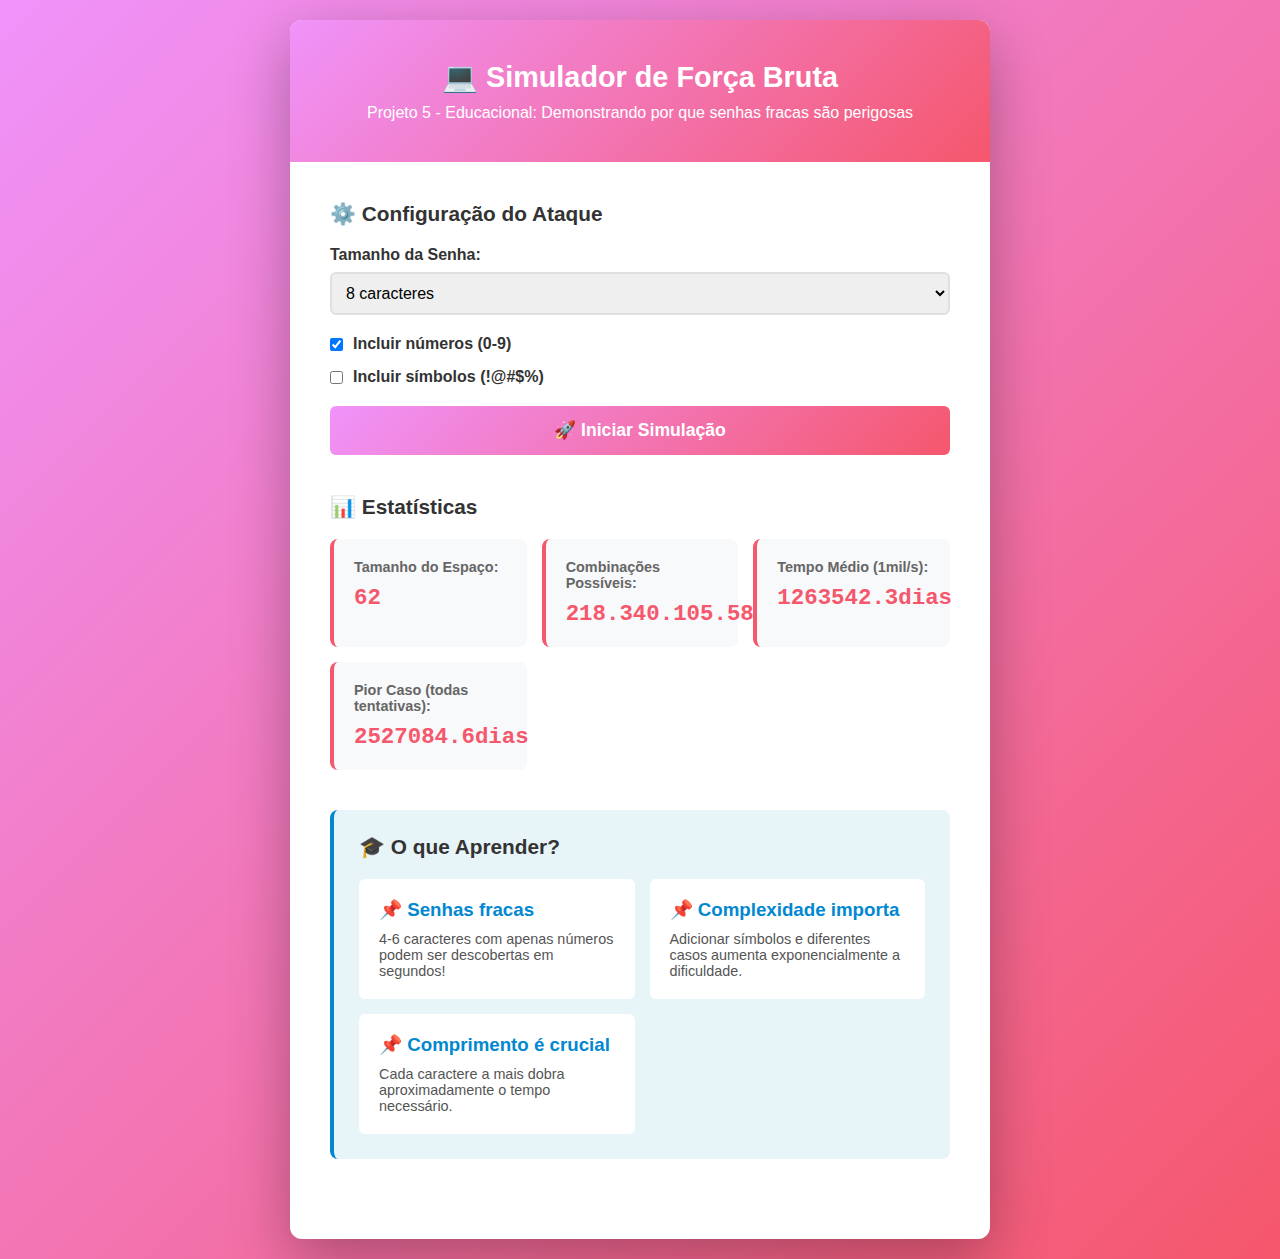
<file: projetos/5-brute-force-simulator/index.html>
<!DOCTYPE html>
<html lang="pt-BR">
<head>
    <meta charset="UTF-8">
    <meta name="viewport" content="width=device-width, initial-scale=1.0">
    <title>Simulador de Ataque de Força Bruta</title>
    <link rel="stylesheet" href="style.css">
</head>
<body>
    <div class="container">
        <header>
            <h1>💻 Simulador de Força Bruta</h1>
            <p>Projeto 5 - Educacional: Demonstrando por que senhas fracas são perigosas</p>
        </header>

        <main>
            <section class="setup">
                <h2>⚙️ Configuração do Ataque</h2>
                
                <div class="input-group">
                    <label for="passwordLength">Tamanho da Senha:</label>
                    <select id="passwordLength">
                        <option value="4">4 caracteres</option>
                        <option value="6">6 caracteres</option>
                        <option value="8" selected>8 caracteres</option>
                    </select>
                </div>

                <div class="checkbox-group">
                    <label>
                        <input type="checkbox" id="includeNumbers" checked>
                        Incluir números (0-9)
                    </label>
                    <label>
                        <input type="checkbox" id="includeSymbols">
                        Incluir símbolos (!@#$%)
                    </label>
                </div>

                <button class="btn-start" id="startBtn">🚀 Iniciar Simulação</button>
            </section>

            <section class="statistics">
                <h2>📊 Estatísticas</h2>
                <div class="stats-grid">
                    <div class="stat">
                        <label>Tamanho do Espaço:</label>
                        <value id="charsetSize">0</value>
                    </div>
                    <div class="stat">
                        <label>Combinações Possíveis:</label>
                        <value id="combinations">0</value>
                    </div>
                    <div class="stat">
                        <label>Tempo Médio (1mil/s):</label>
                        <value id="averageTime">0</value>
                    </div>
                    <div class="stat">
                        <label>Pior Caso (todas tentativas):</label>
                        <value id="worstCase">0</value>
                    </div>
                </div>
            </section>

            <section class="simulation hidden" id="simulationSection">
                <h2>🔄 Simulação em Tempo Real</h2>
                
                <div class="progress">
                    <div class="progress-bar" id="progressBar"></div>
                </div>
                <p class="progress-text" id="progressText">0%</p>

                <div class="results">
                    <p><strong>Tentativas até agora:</strong> <span id="attempts">0</span></p>
                    <p><strong>Senha gerada:</strong> <code id="currentPassword">-</code></p>
                    <p><strong>Tempo decorrido:</strong> <span id="elapsedTime">0s</span></p>
                </div>

                <div id="successMessage" class="success-message hidden">
                    <h3>✅ Senha encontrada!</h3>
                    <p>Levou <span id="finalAttempts">0</span> tentativas</p>
                    <p>Tempo: <span id="finalTime">0s</span></p>
                </div>
            </section>

            <section class="education">
                <h2>🎓 O que Aprender?</h2>
                <div class="lessons">
                    <div class="lesson">
                        <h3>📌 Senhas fracas</h3>
                        <p>4-6 caracteres com apenas números podem ser descobertas em segundos!</p>
                    </div>
                    <div class="lesson">
                        <h3>📌 Complexidade importa</h3>
                        <p>Adicionar símbolos e diferentes casos aumenta exponencialmente a dificuldade.</p>
                    </div>
                    <div class="lesson">
                        <h3>📌 Comprimento é crucial</h3>
                        <p>Cada caractere a mais dobra aproximadamente o tempo necessário.</p>
                    </div>
                </div>
            </section>
        </main>
    </div>

    <script src="script.js"></script>
</body>
</html>
</file>
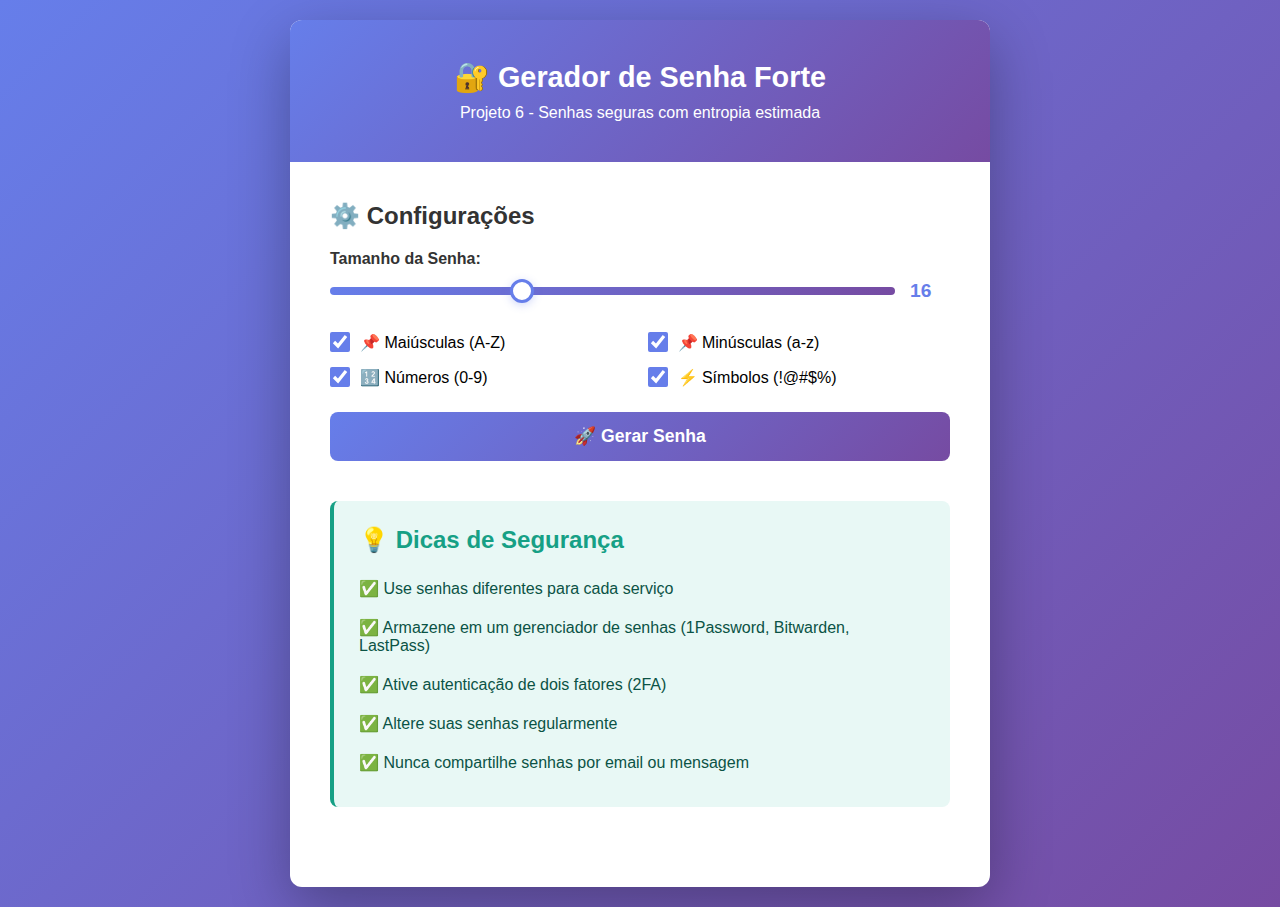
<file: projetos/6-password-generator/index.html>
<!DOCTYPE html>
<html lang="pt-BR">
<head>
    <meta charset="UTF-8">
    <meta name="viewport" content="width=device-width, initial-scale=1.0">
    <title>Gerador de Senha Forte</title>
    <link rel="stylesheet" href="style.css">
</head>
<body>
    <div class="container">
        <header>
            <h1>🔐 Gerador de Senha Forte</h1>
            <p>Projeto 6 - Senhas seguras com entropia estimada</p>
        </header>

        <main>
            <section class="generator">
                <h2>⚙️ Configurações</h2>

                <div class="config-group">
                    <label for="length">Tamanho da Senha:</label>
                    <div class="slider-container">
                        <input type="range" id="length" min="8" max="32" value="16">
                        <span id="lengthValue">16</span>
                    </div>
                </div>

                <div class="options">
                    <label>
                        <input type="checkbox" id="uppercase" checked>
                        <span>📌 Maiúsculas (A-Z)</span>
                    </label>
                    <label>
                        <input type="checkbox" id="lowercase" checked>
                        <span>📌 Minúsculas (a-z)</span>
                    </label>
                    <label>
                        <input type="checkbox" id="numbers" checked>
                        <span>🔢 Números (0-9)</span>
                    </label>
                    <label>
                        <input type="checkbox" id="symbols" checked>
                        <span>⚡ Símbolos (!@#$%)</span>
                    </label>
                </div>

                <button class="btn-generate" id="generateBtn">🚀 Gerar Senha</button>
            </section>

            <section class="result hidden" id="resultSection">
                <h2>✨ Sua Senha</h2>
                <div class="password-display">
                    <input type="text" id="passwordOutput" readonly>
                    <button class="btn-copy" id="copyBtn">📋 Copiar</button>
                </div>

                <div class="stats">
                    <div class="stat">
                        <label>Comprimento:</label>
                        <value id="statLength">0</value>
                    </div>
                    <div class="stat">
                        <label>Tipos usados:</label>
                        <value id="statCharsets">0</value>
                    </div>
                    <div class="stat">
                        <label>Combinações:</label>
                        <value id="statCombinations">0</value>
                    </div>
                    <div class="stat">
                        <label>Entropia:</label>
                        <value id="statEntropy">0 bits</value>
                    </div>
                </div>

                <div class="entropy-bar">
                    <div class="entropy-fill" id="entropyFill"></div>
                    <span class="entropy-label" id="entropyLabel"></span>
                </div>

                <div class="time-to-crack">
                    <h3>⏱️ Tempo para quebrar (força bruta):</h3>
                    <p id="crackTime"></p>
                </div>
            </section>

            <section class="tips">
                <h2>💡 Dicas de Segurança</h2>
                <ul>
                    <li>✅ Use senhas diferentes para cada serviço</li>
                    <li>✅ Armazene em um gerenciador de senhas (1Password, Bitwarden, LastPass)</li>
                    <li>✅ Ative autenticação de dois fatores (2FA)</li>
                    <li>✅ Altere suas senhas regularmente</li>
                    <li>✅ Nunca compartilhe senhas por email ou mensagem</li>
                </ul>
            </section>
        </main>
    </div>

    <script src="script.js"></script>
</body>
</html>
</file>
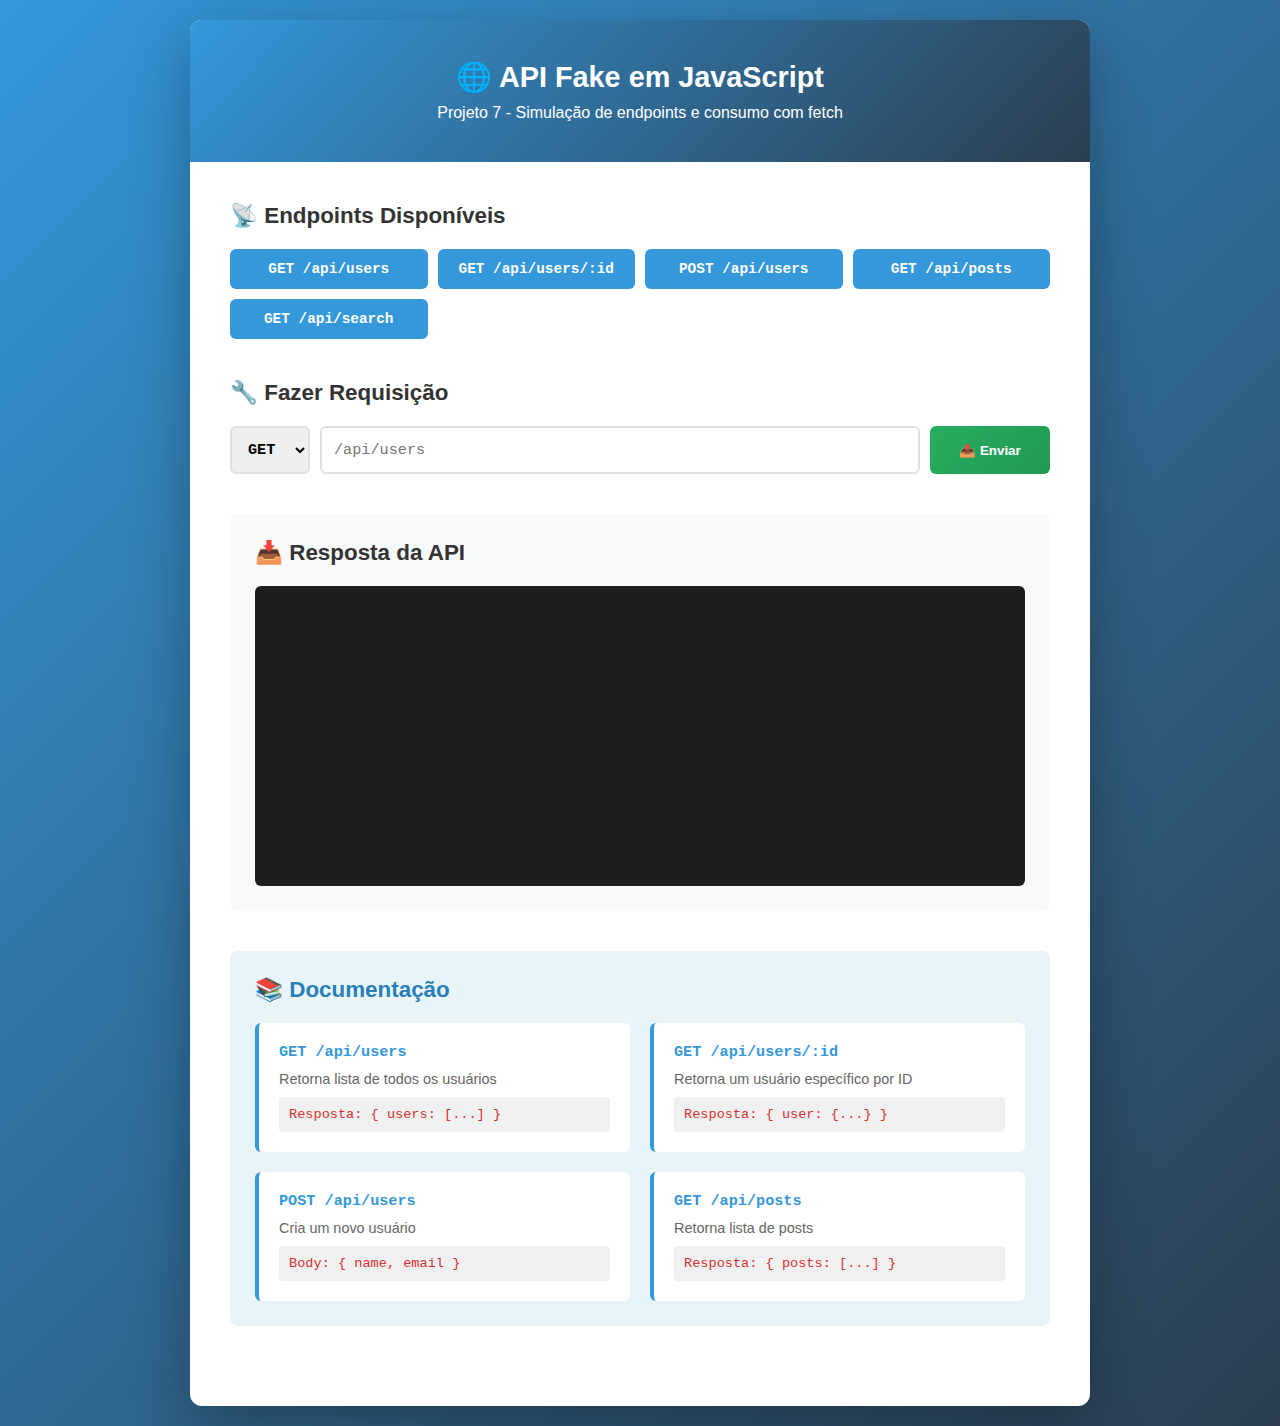
<file: projetos/7-fake-api/index.html>
<!DOCTYPE html>
<html lang="pt-BR">
<head>
    <meta charset="UTF-8">
    <meta name="viewport" content="width=device-width, initial-scale=1.0">
    <title>API Fake em JavaScript</title>
    <link rel="stylesheet" href="style.css">
</head>
<body>
    <div class="container">
        <header>
            <h1>🌐 API Fake em JavaScript</h1>
            <p>Projeto 7 - Simulação de endpoints e consumo com fetch</p>
        </header>

        <main>
            <section class="endpoints">
                <h2>📡 Endpoints Disponíveis</h2>
                <div class="endpoint-list">
                    <button class="endpoint-btn" data-endpoint="users">GET /api/users</button>
                    <button class="endpoint-btn" data-endpoint="user">GET /api/users/:id</button>
                    <button class="endpoint-btn" data-endpoint="create">POST /api/users</button>
                    <button class="endpoint-btn" data-endpoint="posts">GET /api/posts</button>
                    <button class="endpoint-btn" data-endpoint="search">GET /api/search</button>
                </div>
            </section>

            <section class="request-section">
                <h2>🔧 Fazer Requisição</h2>
                <div class="request-form">
                    <select id="methodSelect">
                        <option value="GET">GET</option>
                        <option value="POST">POST</option>
                    </select>
                    <input type="text" id="urlInput" placeholder="/api/users">
                    <button id="sendBtn" class="btn-send">📤 Enviar</button>
                </div>
            </section>

            <section class="response-section">
                <h2>📥 Resposta da API</h2>
                <div class="response-container">
                    <div class="loading hidden" id="loading">
                        <div class="spinner"></div>
                        <p>Carregando...</p>
                    </div>
                    <pre id="responseOutput" class="response-output"></pre>
                </div>
            </section>

            <section class="documentation">
                <h2>📚 Documentação</h2>
                <div class="doc-content">
                    <div class="doc-item">
                        <h3>GET /api/users</h3>
                        <p>Retorna lista de todos os usuários</p>
                        <code>Resposta: { users: [...] }</code>
                    </div>
                    <div class="doc-item">
                        <h3>GET /api/users/:id</h3>
                        <p>Retorna um usuário específico por ID</p>
                        <code>Resposta: { user: {...} }</code>
                    </div>
                    <div class="doc-item">
                        <h3>POST /api/users</h3>
                        <p>Cria um novo usuário</p>
                        <code>Body: { name, email }</code>
                    </div>
                    <div class="doc-item">
                        <h3>GET /api/posts</h3>
                        <p>Retorna lista de posts</p>
                        <code>Resposta: { posts: [...] }</code>
                    </div>
                </div>
            </section>
        </main>
    </div>

    <script src="script.js"></script>
</body>
</html>
</file>
<file: style.css>
/* ==================== DESIGN SYSTEM ==================== */
:root {
    --primary: #22c55e;
    --primary-dark: #16a34a;
    --secondary: #3b82f6;
    --accent: #f59e0b;
    --danger: #ef4444;
    --bg-dark: #0f172a;
    --bg-darker: #0a0e1a;
    --surface: #1e293b;
    --surface-light: #475569;
    --text-primary: #f1f5f9;
    --text-secondary: #cbd5e1;
    --border: rgba(148, 163, 184, 0.1);
}

* {
    margin: 0;
    padding: 0;
    box-sizing: border-box;
}

html {
    scroll-behavior: smooth;
    font-size: 16px;
}

body {
    font-family: 'Inter', -apple-system, BlinkMacSystemFont, 'Segoe UI', sans-serif;
    background: linear-gradient(135deg, var(--bg-dark) 0%, var(--bg-darker) 100%);
    color: var(--text-secondary);
    line-height: 1.6;
    -webkit-font-smoothing: antialiased;
    -moz-osx-font-smoothing: grayscale;
}

h1, h2, h3, h4, h5, h6 {
    font-weight: 700;
    letter-spacing: -0.5px;
    color: var(--text-primary);
}

a {
    transition: all 0.3s cubic-bezier(0.25, 0.46, 0.45, 0.94);
}

p {
    line-height: 1.7;
}

strong {
    font-weight: 600;
    color: var(--primary);
}

/* ==================== HEADER & NAVIGATION ==================== */
header {
    background: rgba(11, 17, 32, 0.95);
    backdrop-filter: blur(10px);
    -webkit-backdrop-filter: blur(10px);
    padding: 16px 40px;
    border-bottom: 1px solid var(--border);
    position: sticky;
    top: 0;
    z-index: 1000;
}

.navbar {
    display: flex;
    justify-content: space-between;
    align-items: center;
    max-width: 1200px;
    margin: 0 auto;
}

.nav-brand {
    display: flex;
    align-items: center;
    gap: 12px;
}

.logo {
    font-size: 1.8rem;
    font-weight: 800;
    background: linear-gradient(135deg, var(--primary) 0%, #3b82f6 100%);
    -webkit-background-clip: text;
    -webkit-text-fill-color: transparent;
    background-clip: text;
}

.brand-text {
    font-size: 1.1rem;
    font-weight: 600;
    color: var(--text-primary);
}

.nav-links {
    list-style: none;
    display: flex;
    gap: 32px;
}

.nav-links a {
    color: var(--text-secondary);
    text-decoration: none;
    font-weight: 500;
    font-size: 0.95rem;
    position: relative;
}

.nav-links a::after {
    content: '';
    position: absolute;
    bottom: -6px;
    left: 0;
    width: 0;
    height: 2px;
    background: linear-gradient(90deg, var(--primary), var(--secondary));
    transition: width 0.3s ease;
}

.nav-links a:hover {
    color: var(--primary);
}

.nav-links a:hover::after {
    width: 100%;
}

.menu-toggle {
    display: none;
    font-size: 1.8rem;
    cursor: pointer;
    color: var(--text-primary);
    background: none;
    border: none;
}

/* ==================== HERO SECTION ==================== */
.hero {
    min-height: 100vh;
    display: flex;
    justify-content: center;
    align-items: center;
    padding: 80px 40px;
    position: relative;
    overflow: hidden;
}

.hero-background {
    position: absolute;
    top: 0;
    left: 0;
    width: 100%;
    height: 100%;
    z-index: 0;
    pointer-events: none;
}

.hero-blob {
    position: absolute;
    opacity: 0.1;
    filter: blur(40px);
}

.hero-blob-1 {
    width: 400px;
    height: 400px;
    background: var(--primary);
    border-radius: 50%;
    top: -100px;
    left: -100px;
    animation: float 6s ease-in-out infinite;
}

.hero-blob-2 {
    width: 300px;
    height: 300px;
    background: var(--secondary);
    border-radius: 50%;
    bottom: -50px;
    right: 50px;
    animation: float 8s ease-in-out infinite reverse;
}

@keyframes float {
    0%, 100% { transform: translate(0px, 0px); }
    25% { transform: translate(20px, -20px); }
    50% { transform: translate(0px, 20px); }
    75% { transform: translate(-20px, -10px); }
}

.hero-content {
    max-width: 850px;
    text-align: center;
    z-index: 1;
    animation: fadeInUp 1s ease 0.2s both;
}

.hero-badge {
    display: inline-block;
    background: rgba(34, 197, 94, 0.1);
    border: 1px solid rgba(34, 197, 94, 0.3);
    color: var(--primary);
    padding: 10px 20px;
    border-radius: 20px;
    font-size: 0.85rem;
    font-weight: 600;
    margin-bottom: 24px;
    backdrop-filter: blur(10px);
}

.hero h1 {
    font-size: clamp(2.5rem, 7vw, 4.5rem);
    line-height: 1.1;
    margin-bottom: 24px;
    background: linear-gradient(135deg, var(--text-primary) 0%, var(--text-secondary) 100%);
    -webkit-background-clip: text;
    -webkit-text-fill-color: transparent;
    background-clip: text;
}

.hero-subtitle {
    font-size: 1.2rem;
    color: var(--text-secondary);
    margin-bottom: 48px;
    line-height: 1.8;
}

.hero-buttons {
    display: flex;
    gap: 20px;
    justify-content: center;
    flex-wrap: wrap;
    margin-bottom: 60px;
}

.btn {
    display: inline-flex;
    align-items: center;
    justify-content: center;
    padding: 14px 32px;
    font-weight: 600;
    border-radius: 8px;
    text-decoration: none;
    font-size: 0.95rem;
    transition: all 0.3s ease;
    cursor: pointer;
    border: none;
}

.btn-primary {
    background: linear-gradient(135deg, var(--primary) 0%, var(--primary-dark) 100%);
    color: var(--bg-dark);
    box-shadow: 0 8px 24px rgba(34, 197, 94, 0.3);
}

.btn-primary:hover {
    transform: translateY(-3px);
    box-shadow: 0 12px 32px rgba(34, 197, 94, 0.4);
}

.btn-secondary {
    background: rgba(34, 197, 94, 0.1);
    border: 2px solid var(--primary);
    color: var(--primary);
}

.btn-secondary:hover {
    background: rgba(34, 197, 94, 0.2);
    transform: translateY(-3px);
}

.hero-stats {
    display: flex;
    gap: 40px;
    justify-content: center;
    padding: 40px 0 0;
    border-top: 1px solid var(--border);
}

.stat {
    text-align: center;
}

.stat-number {
    display: block;
    font-size: 2rem;
    font-weight: 800;
    color: var(--primary);
    margin-bottom: 5px;
}

.stat-label {
    display: block;
    font-size: 0.9rem;
    color: var(--text-secondary);
    text-transform: uppercase;
    letter-spacing: 0.5px;
}

/* ==================== SECTIONS ==================== */
.section {
    padding: 100px 40px;
    max-width: 1200px;
    margin: 0 auto;
}

.section-container {
    width: 100%;
}

.section-header {
    margin-bottom: 80px;
}

.section-header h2 {
    font-size: 2.8rem;
    margin-bottom: 16px;
}

.section-divider {
    width: 60px;
    height: 4px;
    background: linear-gradient(90deg, var(--primary), var(--secondary));
    border-radius: 2px;
}

/* ==================== ABOUT SECTION ==================== */
.about-grid {
    display: grid;
    grid-template-columns: 1fr 1fr;
    gap: 60px;
    align-items: start;
}

.about-content p {
    font-size: 1.05rem;
    line-height: 1.8;
    color: var(--text-secondary);
    margin-bottom: 24px;
}

.about-highlights {
    display: grid;
    grid-template-columns: repeat(auto-fit, minmax(180px, 1fr));
    gap: 20px;
    margin-top: 40px;
}

.highlight-item {
    padding: 24px;
    background: rgba(34, 197, 94, 0.05);
    border: 1px solid rgba(34, 197, 94, 0.2);
    border-radius: 12px;
    transition: all 0.3s ease;
}

.highlight-item:hover {
    background: rgba(34, 197, 94, 0.1);
    border-color: var(--primary);
    transform: translateY(-4px);
}

.highlight-icon {
    font-size: 2rem;
    display: block;
    margin-bottom: 12px;
}

.highlight-item h4 {
    font-size: 1rem;
    margin-bottom: 8px;
}

.highlight-item p {
    font-size: 0.9rem;
    color: var(--text-secondary);
}

.about-visual {
    display: grid;
    gap: 20px;
}

.about-card {
    padding: 32px;
    background: rgba(30, 41, 59, 0.6);
    border: 1px solid var(--border);
    border-radius: 12px;
    text-align: center;
    transition: all 0.3s ease;
    backdrop-filter: blur(10px);
}

.about-card:hover {
    border-color: var(--primary);
    background: rgba(34, 197, 94, 0.05);
    transform: translateY(-4px);
}

.card-icon {
    font-size: 2.5rem;
    margin-bottom: 12px;
}

.about-card h3 {
    font-size: 1.2rem;
    margin-bottom: 8px;
}

.about-card p {
    font-size: 0.9rem;
    color: var(--text-secondary);
}

/* ==================== EXPERTISE SECTION ==================== */
.expertise-section {
    background: linear-gradient(180deg, rgba(34, 197, 94, 0.05) 0%, transparent 100%);
}

.expertise-grid {
    display: grid;
    grid-template-columns: repeat(auto-fit, minmax(300px, 1fr));
    gap: 30px;
}

.expertise-card {
    padding: 32px;
    background: rgba(30, 41, 59, 0.7);
    border: 1px solid var(--border);
    border-radius: 12px;
    transition: all 0.3s cubic-bezier(0.25, 0.46, 0.45, 0.94);
    backdrop-filter: blur(10px);
}

.expertise-card:hover {
    border-color: var(--primary);
    background: rgba(34, 197, 94, 0.08);
    transform: translateY(-8px);
    box-shadow: 0 12px 40px rgba(34, 197, 94, 0.15);
}

.expertise-icon {
    font-size: 2.5rem;
    margin-bottom: 16px;
}

.expertise-card h3 {
    font-size: 1.3rem;
    margin-bottom: 8px;
}

.expertise-card p {
    font-size: 0.9rem;
    color: var(--text-secondary);
    margin-bottom: 20px;
}

.skill-bar {
    width: 100%;
    height: 8px;
    background: rgba(34, 197, 94, 0.1);
    border-radius: 4px;
    overflow: hidden;
}

.skill-bar::after {
    content: '';
    display: block;
    height: 100%;
    background: linear-gradient(90deg, var(--primary), var(--secondary));
    border-radius: 4px;
    animation: fillBar 1.5s ease-out forwards;
}

.expertise-card:nth-child(1) .skill-bar::after { animation-delay: 0.1s; width: 95%; }
.expertise-card:nth-child(2) .skill-bar::after { animation-delay: 0.2s; width: 90%; }
.expertise-card:nth-child(3) .skill-bar::after { animation-delay: 0.3s; width: 85%; }
.expertise-card:nth-child(4) .skill-bar::after { animation-delay: 0.4s; width: 88%; }
.expertise-card:nth-child(5) .skill-bar::after { animation-delay: 0.5s; width: 82%; }
.expertise-card:nth-child(6) .skill-bar::after { animation-delay: 0.6s; width: 87%; }

@keyframes fillBar {
    from {
        width: 0%;
    }
}

/* ==================== PROJECTS SECTION ==================== */
.projects-grid {
    display: grid;
    grid-template-columns: repeat(auto-fit, minmax(320px, 1fr));
    gap: 30px;
    margin-bottom: 60px;
}

.project-card {
    background: rgba(30, 41, 59, 0.7);
    border: 1px solid var(--border);
    border-left: 4px solid var(--primary);
    padding: 32px;
    border-radius: 12px;
    transition: all 0.3s cubic-bezier(0.25, 0.46, 0.45, 0.94);
    backdrop-filter: blur(10px);
    position: relative;
    overflow: hidden;
}

.project-card::before {
    content: '';
    position: absolute;
    top: 0;
    right: 0;
    width: 100%;
    height: 100%;
    background: linear-gradient(135deg, rgba(34, 197, 94, 0.05) 0%, transparent 100%);
    opacity: 0;
    transition: opacity 0.3s ease;
    pointer-events: none;
}

.project-card:hover {
    transform: translateY(-8px);
    border-color: var(--primary);
    box-shadow: 0 20px 50px rgba(34, 197, 94, 0.15);
}

.project-card:hover::before {
    opacity: 1;
}

.project-badge-new {
    position: absolute;
    top: 12px;
    right: 12px;
    background: linear-gradient(135deg, var(--accent) 0%, var(--primary) 100%);
    color: var(--bg-dark);
    padding: 4px 12px;
    border-radius: 20px;
    font-size: 0.75rem;
    font-weight: 600;
}

.project-header {
    display: flex;
    justify-content: space-between;
    align-items: flex-start;
    margin-bottom: 16px;
}

.project-card h3 {
    font-size: 1.3rem;
    margin-bottom: 0;
}

.project-badge {
    background: rgba(34, 197, 94, 0.2);
    color: var(--primary);
    padding: 4px 10px;
    border-radius: 4px;
    font-size: 0.75rem;
    font-weight: 600;
    white-space: nowrap;
}

.project-card p {
    color: var(--text-secondary);
    margin-bottom: 20px;
    line-height: 1.7;
}

.project-techs {
    list-style: none;
    display: flex;
    flex-wrap: wrap;
    gap: 10px;
    margin-bottom: 20px;
}

.project-techs li {
    background: rgba(34, 197, 94, 0.1);
    color: var(--primary);
    padding: 5px 12px;
    border-radius: 4px;
    font-size: 0.8rem;
    font-weight: 500;
    border: 1px solid rgba(34, 197, 94, 0.2);
}

.project-link {
    display: inline-flex;
    align-items: center;
    color: var(--primary);
    text-decoration: none;
    font-weight: 600;
    font-size: 0.9rem;
}

.project-link:hover {
    gap: 8px;
}

.projects-all {
    padding: 40px;
    background: linear-gradient(135deg, rgba(34, 197, 94, 0.1), rgba(59, 130, 246, 0.1));
    border-radius: 12px;
    border: 1px solid var(--border);
    text-align: center;
}

.projects-all h3 {
    font-size: 1.5rem;
    margin-bottom: 12px;
}

.projects-all p {
    margin-bottom: 24px;
    color: var(--text-secondary);
}

/* ==================== STACK SECTION ==================== */
.stack-container {
    display: grid;
    grid-template-columns: repeat(auto-fit, minmax(250px, 1fr));
    gap: 40px;
}

.stack-column h4 {
    font-size: 1rem;
    color: var(--primary);
    margin-bottom: 20px;
    text-transform: uppercase;
    letter-spacing: 1px;
    font-weight: 600;
}

.tech-pill-group {
    display: flex;
    flex-direction: column;
    gap: 10px;
}

.tech-pill {
    display: inline-block;
    background: rgba(34, 197, 94, 0.1);
    border: 1px solid rgba(34, 197, 94, 0.3);
    color: var(--primary);
    padding: 10px 16px;
    border-radius: 6px;
    font-size: 0.9rem;
    font-weight: 500;
    transition: all 0.3s ease;
    width: fit-content;
}

.tech-pill:hover {
    background: rgba(34, 197, 94, 0.2);
    border-color: var(--primary);
    transform: translateX(4px);
}

/* ==================== CONTACT SECTION ==================== */
.contact-wrapper {
    display: grid;
    grid-template-columns: 1fr 1fr;
    gap: 60px;
    align-items: center;
}

.contact-content p {
    font-size: 1.05rem;
    color: var(--text-secondary);
    margin-bottom: 20px;
    line-height: 1.8;
}

.contact-subtitle {
    font-size: 1.2rem;
    color: var(--primary);
    font-weight: 600;
}

.contact-links {
    display: flex;
    flex-direction: column;
    gap: 16px;
}

.contact-link {
    display: flex;
    align-items: flex-start;
    gap: 16px;
    padding: 20px;
    background: rgba(30, 41, 59, 0.7);
    border: 1px solid var(--border);
    border-radius: 12px;
    color: var(--text-secondary);
    text-decoration: none;
    transition: all 0.3s ease;
    backdrop-filter: blur(10px);
}

.link-icon {
    font-size: 1.8rem;
    flex-shrink: 0;
}

.contact-link div {
    display: flex;
    flex-direction: column;
}

.link-label {
    font-size: 0.8rem;
    color: var(--text-secondary);
    text-transform: uppercase;
    letter-spacing: 0.5px;
    font-weight: 600;
}

.link-value {
    font-size: 1rem;
    color: var(--text-primary);
    font-weight: 600;
}

.contact-link:hover {
    background: rgba(34, 197, 94, 0.1);
    border-color: var(--primary);
    color: var(--primary);
    transform: translateX(8px);
}

/* ==================== FOOTER ==================== */
footer {
    background: rgba(11, 17, 32, 0.95);
    border-top: 1px solid var(--border);
    padding: 50px 40px;
    text-align: center;
}

.footer-content {
    display: grid;
    grid-template-columns: 1fr 1fr;
    gap: 40px;
    max-width: 1200px;
    margin: 0 auto;
}

.footer-section {
    display: flex;
    flex-direction: column;
    gap: 10px;
}

.footer-section h4 {
    font-size: 1.2rem;
}

.footer-section p {
    color: var(--text-secondary);
    font-size: 0.9rem;
}

.footer-credits {
    font-size: 0.85rem;
}

.heart {
    display: inline-block;
    color: var(--danger);
    animation: heartBeat 0.6s ease-in-out infinite;
}

/* ==================== ANIMATIONS ==================== */
@keyframes fadeInUp {
    from {
        opacity: 0;
        transform: translateY(30px);
    }
    to {
        opacity: 1;
        transform: translateY(0);
    }
}

@keyframes heartBeat {
    0%, 100% {
        transform: scale(1);
    }
    50% {
        transform: scale(1.2);
    }
}

.reveal {
    opacity: 0;
    transform: translateY(40px);
    transition: all 0.8s cubic-bezier(0.25, 0.46, 0.45, 0.94);
}

.reveal.active {
    opacity: 1;
    transform: translateY(0);
}

/* ==================== RESPONSIVE ==================== */
@media (max-width: 768px) {
    header {
        padding: 12px 20px;
    }

    .navbar {
        gap: 15px;
    }

    .brand-text {
        display: none;
    }

    .nav-links {
        flex-direction: column;
        align-items: center;
        display: none;
        width: calc(100% + 40px);
        gap: 10px;
        position: absolute;
        top: 60px;
        left: 0;
        right: 0;
        background: rgba(11, 17, 32, 0.98);
        padding: 20px 0;
        border-bottom: 1px solid var(--border);
    }

    .nav-links.active {
        display: flex;
    }

    .menu-toggle {
        display: block;
    }

    .hero {
        min-height: auto;
        padding: 60px 20px;
    }

    .hero h1 {
        font-size: 2.2rem;
    }

    .hero-subtitle {
        font-size: 1rem;
    }

    .hero-buttons {
        flex-direction: column;
        align-items: center;
    }

    .btn {
        width: 100%;
        max-width: 300px;
    }

    .hero-stats {
        gap: 20px;
    }

    .section {
        padding: 60px 20px;
    }

    .section-header h2 {
        font-size: 2rem;
    }

    .about-grid {
        grid-template-columns: 1fr;
        gap: 40px;
    }

    .about-highlights {
        grid-template-columns: 1fr;
    }

    .projects-grid {
        grid-template-columns: 1fr;
    }

    .contact-wrapper {
        grid-template-columns: 1fr;
        gap: 40px;
    }

    .contact-links {
        width: 100%;
    }

    .stack-container {
        grid-template-columns: 1fr;
    }

    .footer-content {
        grid-template-columns: 1fr;
    }
}

@media (max-width: 480px) {
    body {
        font-size: 14px;
    }

    .logo {
        font-size: 1.5rem;
    }

    .nav-links {
        gap: 8px;
    }

    .nav-links a {
        font-size: 0.9rem;
    }

    .hero h1 {
        font-size: 1.8rem;
    }

    .section-header h2 {
        font-size: 1.6rem;
    }

    .project-card {
        padding: 20px;
    }

    .section {
        padding: 40px 15px;
    }

    .hero-stats {
        gap: 15px;
    }

    .stat-number {
        font-size: 1.5rem;
    }

    .stat-label {
        font-size: 0.8rem;
    }
}
</file>
<file: projetos/10-todo-app/style.css>
* {
    margin: 0;
    padding: 0;
    box-sizing: border-box;
}

:root {
    --primary: #6366f1;
    --primary-dark: #4f46e5;
    --secondary: #8b5cf6;
    --danger: #ef4444;
    --success: #10b981;
    --warning: #f59e0b;
    --light: #f3f4f6;
    --border: #e5e7eb;
    --text: #1f2937;
    --text-light: #6b7280;
}

body {
    font-family: 'Inter', sans-serif;
    background: linear-gradient(135deg, #667eea 0%, #764ba2 50%, #f093fb 100%);
    min-height: 100vh;
    padding: 20px;
    color: var(--text);
}

.container {
    max-width: 900px;
    margin: 0 auto;
    background: white;
    border-radius: 16px;
    box-shadow: 0 20px 60px rgba(0, 0, 0, 0.15);
    overflow: hidden;
}

/* Header */
.app-header {
    background: linear-gradient(135deg, #667eea 0%, #764ba2 100%);
    padding: 40px 30px;
    color: white;
    text-align: center;
}

.app-header h1 {
    font-size: 2.5rem;
    margin-bottom: 8px;
    font-weight: 700;
}

.app-header p {
    opacity: 0.9;
    font-size: 1rem;
    font-weight: 500;
}

/* Main Content */
.app-main {
    padding: 30px;
}

/* Input Section */
.input-section {
    margin-bottom: 30px;
}

.input-group {
    display: flex;
    gap: 12px;
    margin-bottom: 8px;
}

.task-input {
    flex: 1;
    padding: 14px 16px;
    border: 2px solid var(--border);
    border-radius: 8px;
    font-size: 1rem;
    font-family: 'Inter', sans-serif;
    transition: all 0.3s ease;
}

.task-input:focus {
    outline: none;
    border-color: var(--primary);
    box-shadow: 0 0 0 3px rgba(99, 102, 241, 0.1);
}

.priority-select {
    padding: 12px 14px;
    border: 2px solid var(--border);
    border-radius: 8px;
    font-size: 0.9rem;
    cursor: pointer;
    background: white;
    transition: all 0.3s ease;
}

.priority-select:focus {
    outline: none;
    border-color: var(--primary);
}

.add-btn {
    padding: 12px 24px;
    background: linear-gradient(135deg, var(--primary) 0%, var(--secondary) 100%);
    color: white;
    border: none;
    border-radius: 8px;
    font-weight: 600;
    cursor: pointer;
    transition: all 0.3s ease;
}

.add-btn:hover {
    transform: translateY(-2px);
    box-shadow: 0 8px 20px rgba(99, 102, 241, 0.3);
}

.add-btn:active {
    transform: translateY(0);
}

.input-error {
    color: var(--danger);
    font-size: 0.85rem;
    margin-top: 4px;
    min-height: 20px;
}

/* Stats Section */
.stats-section {
    display: grid;
    grid-template-columns: repeat(auto-fit, minmax(150px, 1fr));
    gap: 15px;
    margin-bottom: 30px;
    padding: 20px;
    background: var(--light);
    border-radius: 12px;
}

.stat {
    text-align: center;
    padding: 15px;
    background: white;
    border-radius: 8px;
    border: 1px solid var(--border);
}

.stat-value {
    display: block;
    font-size: 2rem;
    font-weight: 700;
    color: var(--primary);
    margin-bottom: 5px;
}

.stat-label {
    display: block;
    font-size: 0.85rem;
    color: var(--text-light);
    text-transform: uppercase;
    letter-spacing: 0.5px;
}

/* Filter Section */
.filter-section {
    display: flex;
    flex-wrap: wrap;
    gap: 10px;
    margin-bottom: 20px;
    padding-bottom: 20px;
    border-bottom: 2px solid var(--border);
}

.filter-btn {
    padding: 8px 16px;
    border: 2px solid var(--border);
    border-radius: 20px;
    background: white;
    cursor: pointer;
    font-size: 0.9rem;
    font-weight: 500;
    transition: all 0.3s ease;
}

.filter-btn:hover {
    border-color: var(--primary);
    color: var(--primary);
}

.filter-btn.active {
    background: var(--primary);
    color: white;
    border-color: var(--primary);
}

/* Sort Section */
.sort-section {
    display: flex;
    align-items: center;
    gap: 12px;
    margin-bottom: 25px;
    padding: 15px 20px;
    background: var(--light);
    border-radius: 8px;
}

.sort-section label {
    font-weight: 600;
    color: var(--text-light);
}

.sort-select {
    flex: 1;
    padding: 8px 12px;
    border: 1px solid var(--border);
    border-radius: 6px;
    font-size: 0.9rem;
    cursor: pointer;
    background: white;
}

/* Tasks List */
.tasks-section {
    margin-bottom: 30px;
}

.tasks-list {
    display: flex;
    flex-direction: column;
    gap: 12px;
}

.empty-state {
    text-align: center;
    padding: 60px 20px;
    color: var(--text-light);
}

.empty-icon {
    display: block;
    font-size: 3rem;
    margin-bottom: 15px;
}

.task-item {
    display: flex;
    align-items: center;
    padding: 16px;
    background: var(--light);
    border: 1px solid var(--border);
    border-radius: 8px;
    gap: 12px;
    transition: all 0.3s ease;
    animation: slideIn 0.3s ease;
}

@keyframes slideIn {
    from {
        opacity: 0;
        transform: translateY(-10px);
    }
    to {
        opacity: 1;
        transform: translateY(0);
    }
}

.task-item:hover {
    box-shadow: 0 4px 12px rgba(0, 0, 0, 0.05);
}

.task-item.completed {
    opacity: 0.6;
}

.task-item.completed .task-text {
    text-decoration: line-through;
}

.task-checkbox {
    width: 24px;
    height: 24px;
    cursor: pointer;
    accent-color: var(--primary);
}

.task-content {
    flex: 1;
    display: flex;
    flex-direction: column;
    gap: 4px;
}

.task-text {
    font-size: 1rem;
    font-weight: 500;
    word-break: break-word;
}

.task-meta {
    display: flex;
    gap: 10px;
    font-size: 0.8rem;
    color: var(--text-light);
}

.task-date {
    background: white;
    padding: 2px 8px;
    border-radius: 4px;
    border: 1px solid var(--border);
}

.task-priority {
    padding: 2px 8px;
    border-radius: 4px;
    font-weight: 600;
    color: white;
}

.task-priority.alta {
    background: var(--danger);
}

.task-priority.media {
    background: var(--warning);
}

.task-priority.baixa {
    background: var(--success);
}

.task-actions {
    display: flex;
    gap: 8px;
}

.task-btn {
    padding: 6px 12px;
    border: none;
    border-radius: 6px;
    cursor: pointer;
    font-size: 0.85rem;
    transition: all 0.3s ease;
    font-weight: 500;
}

.task-edit {
    background: #3b82f6;
    color: white;
}

.task-edit:hover {
    background: #2563eb;
}

.task-delete {
    background: var(--danger);
    color: white;
}

.task-delete:hover {
    background: #dc2626;
}

/* Action Section */
.action-section {
    display: flex;
    flex-wrap: wrap;
    gap: 12px;
    padding: 20px;
    background: var(--light);
    border-radius: 8px;
    margin-bottom: 20px;
}

.action-btn {
    padding: 10px 16px;
    border: none;
    border-radius: 6px;
    cursor: pointer;
    font-weight: 600;
    transition: all 0.3s ease;
}

.action-btn.secondary {
    background: white;
    border: 2px solid var(--border);
    color: var(--text);
}

.action-btn.secondary:hover {
    border-color: var(--primary);
    color: var(--primary);
}

.action-btn.danger {
    background: var(--danger);
    color: white;
}

.action-btn.danger:hover {
    background: #dc2626;
}

.hidden-file-input {
    display: none;
}

/* Chart Section */
.chart-section {
    padding: 20px 30px;
    background: var(--light);
    border-top: 1px solid var(--border);
}

.chart-section h3 {
    margin-bottom: 15px;
    color: var(--text);
}

.progress-bar {
    width: 100%;
    height: 12px;
    background: var(--border);
    border-radius: 6px;
    overflow: hidden;
    margin-bottom: 8px;
}

.progress-fill {
    height: 100%;
    background: linear-gradient(90deg, var(--primary) 0%, var(--secondary) 100%);
    transition: width 0.3s ease;
}

.progress-text {
    font-size: 0.9rem;
    color: var(--text-light);
    font-weight: 600;
}

/* Responsive */
@media (max-width: 768px) {
    .container {
        border-radius: 8px;
    }

    .app-header {
        padding: 30px 20px;
    }

    .app-header h1 {
        font-size: 2rem;
    }

    .app-main {
        padding: 20px;
    }

    .input-group {
        flex-direction: column;
    }

    .stats-section {
        grid-template-columns: repeat(2, 1fr);
    }

    .filter-section {
        justify-content: center;
    }

    .task-item {
        flex-direction: column;
        align-items: flex-start;
    }

    .task-actions {
        width: 100%;
    }

    .action-section {
        flex-direction: column;
    }

    .action-btn {
        width: 100%;
    }
}
</file>
<file: projetos/4-form-validator/style.css>
* {
    margin: 0;
    padding: 0;
    box-sizing: border-box;
}

body {
    font-family: 'Inter', -apple-system, BlinkMacSystemFont, 'Segoe UI', sans-serif;
    background: linear-gradient(135deg, #667eea 0%, #764ba2 100%);
    color: #333;
    line-height: 1.6;
    min-height: 100vh;
    padding: 20px;
}

.container {
    max-width: 600px;
    margin: 0 auto;
    background: white;
    border-radius: 12px;
    box-shadow: 0 20px 60px rgba(0, 0, 0, 0.3);
    overflow: hidden;
}

header {
    background: linear-gradient(135deg, #667eea 0%, #764ba2 100%);
    color: white;
    padding: 40px;
    text-align: center;
}

header h1 {
    font-size: 1.8rem;
    margin-bottom: 10px;
}

header p {
    opacity: 0.9;
}

main {
    padding: 40px;
}

.form {
    display: block;
}

.form.hidden {
    display: none;
}

.form-group {
    margin-bottom: 25px;
}

label {
    display: block;
    margin-bottom: 8px;
    font-weight: 600;
    color: #333;
}

input {
    width: 100%;
    padding: 12px;
    border: 2px solid #e0e0e0;
    border-radius: 6px;
    font-size: 1rem;
    font-family: inherit;
    transition: all 0.3s ease;
}

input:focus {
    outline: none;
    border-color: #667eea;
    box-shadow: 0 0 0 3px rgba(102, 126, 234, 0.1);
}

input:invalid {
    border-color: #e74c3c;
}

.error {
    display: none;
    color: #e74c3c;
    font-size: 0.9rem;
    margin-top: 5px;
    animation: slideDown 0.3s ease;
}

@keyframes slideDown {
    from {
        opacity: 0;
        transform: translateY(-10px);
    }
    to {
        opacity: 1;
        transform: translateY(0);
    }
}

.btn-submit,
.btn-reset {
    width: 100%;
    padding: 14px;
    background: linear-gradient(135deg, #667eea 0%, #764ba2 100%);
    color: white;
    border: none;
    border-radius: 6px;
    font-size: 1rem;
    font-weight: 600;
    cursor: pointer;
    transition: transform 0.2s, box-shadow 0.2s;
}

.btn-submit:hover,
.btn-reset:hover {
    transform: translateY(-2px);
    box-shadow: 0 10px 25px rgba(102, 126, 234, 0.3);
}

.result-container {
    text-align: center;
}

.result-container.hidden {
    display: none;
}

.success-message {
    background: #ecf0f1;
    padding: 25px;
    border-radius: 8px;
    margin-bottom: 25px;
}

.success-message h3 {
    color: #27ae60;
    margin-bottom: 15px;
}

.success-message p {
    margin: 10px 0;
    text-align: left;
}

.info {
    background: #3498db;
    color: white;
    padding: 10px;
    border-radius: 4px;
    font-size: 0.9rem;
    margin-top: 15px;
}

.security-info {
    margin-top: 40px;
    padding-top: 30px;
    border-top: 2px solid #e0e0e0;
}

.security-info h2 {
    color: #667eea;
    margin-bottom: 15px;
}

.security-info ul {
    list-style: none;
}

.security-info li {
    padding: 8px 0;
    color: #555;
}

@media (max-width: 600px) {
    .container {
        border-radius: 0;
    }

    header {
        padding: 25px;
    }

    header h1 {
        font-size: 1.4rem;
    }

    main {
        padding: 25px;
    }
}
</file>
<file: projetos/5-brute-force-simulator/style.css>
* {
    margin: 0;
    padding: 0;
    box-sizing: border-box;
}

body {
    font-family: 'Inter', -apple-system, BlinkMacSystemFont, 'Segoe UI', sans-serif;
    background: linear-gradient(135deg, #f093fb 0%, #f5576c 100%);
    min-height: 100vh;
    padding: 20px;
}

.container {
    max-width: 700px;
    margin: 0 auto;
    background: white;
    border-radius: 12px;
    box-shadow: 0 20px 60px rgba(0, 0, 0, 0.3);
    overflow: hidden;
}

header {
    background: linear-gradient(135deg, #f093fb 0%, #f5576c 100%);
    color: white;
    padding: 40px;
    text-align: center;
}

header h1 {
    font-size: 1.8rem;
    margin-bottom: 10px;
}

main {
    padding: 40px;
}

section {
    margin-bottom: 40px;
}

section h2 {
    color: #333;
    margin-bottom: 20px;
    font-size: 1.3rem;
}

.input-group,
.checkbox-group {
    margin-bottom: 20px;
}

label {
    display: block;
    margin-bottom: 8px;
    font-weight: 600;
    color: #333;
}

select {
    width: 100%;
    padding: 10px;
    border: 2px solid #e0e0e0;
    border-radius: 6px;
    font-size: 1rem;
    font-family: inherit;
}

.checkbox-group label {
    display: flex;
    align-items: center;
    cursor: pointer;
    margin-bottom: 15px;
}

.checkbox-group input[type="checkbox"] {
    margin-right: 10px;
    width: auto;
    cursor: pointer;
}

.btn-start {
    width: 100%;
    padding: 14px;
    background: linear-gradient(135deg, #f093fb 0%, #f5576c 100%);
    color: white;
    border: none;
    border-radius: 6px;
    font-size: 1.1rem;
    font-weight: 600;
    cursor: pointer;
    transition: transform 0.2s, box-shadow 0.2s;
}

.btn-start:hover {
    transform: translateY(-2px);
    box-shadow: 0 10px 25px rgba(245, 87, 108, 0.3);
}

.btn-start:disabled {
    opacity: 0.5;
    cursor: not-allowed;
}

.stats-grid {
    display: grid;
    grid-template-columns: repeat(auto-fit, minmax(150px, 1fr));
    gap: 15px;
}

.stat {
    background: #f8f9fa;
    padding: 20px;
    border-radius: 8px;
    border-left: 4px solid #f5576c;
}

.stat label {
    font-size: 0.9rem;
    color: #666;
    margin-bottom: 10px;
}

.stat value {
    display: block;
    font-size: 1.4rem;
    color: #f5576c;
    font-weight: 700;
    font-family: 'Courier New', monospace;
}

.simulation {
    background: #f8f9fa;
    padding: 25px;
    border-radius: 8px;
}

.simulation.hidden {
    display: none;
}

.progress {
    width: 100%;
    height: 30px;
    background: #e0e0e0;
    border-radius: 15px;
    overflow: hidden;
    margin-bottom: 10px;
}

.progress-bar {
    height: 100%;
    background: linear-gradient(90deg, #f093fb 0%, #f5576c 100%);
    width: 0%;
    transition: width 0.1s linear;
}

.progress-text {
    text-align: center;
    font-weight: 600;
    color: #f5576c;
    margin-bottom: 20px;
}

.results {
    background: white;
    padding: 15px;
    border-radius: 6px;
    margin-bottom: 20px;
}

.results p {
    margin: 10px 0;
    font-size: 0.95rem;
}

.results code {
    background: #f0f0f0;
    padding: 4px 8px;
    border-radius: 4px;
    font-family: 'Courier New', monospace;
    font-weight: 600;
    color: #f5576c;
}

.success-message {
    background: #d4edda;
    border: 2px solid #28a745;
    color: #155724;
    padding: 20px;
    border-radius: 8px;
    margin-top: 20px;
}

.success-message.hidden {
    display: none;
}

.success-message h3 {
    margin-bottom: 10px;
}

.education {
    background: #e7f4f8;
    padding: 25px;
    border-radius: 8px;
    border-left: 4px solid #0288d1;
}

.lessons {
    display: grid;
    grid-template-columns: repeat(auto-fit, minmax(200px, 1fr));
    gap: 15px;
}

.lesson {
    background: white;
    padding: 20px;
    border-radius: 6px;
}

.lesson h3 {
    color: #0288d1;
    margin-bottom: 10px;
}

.lesson p {
    font-size: 0.9rem;
    color: #555;
}

@media (max-width: 600px) {
    .container {
        border-radius: 0;
    }

    header {
        padding: 25px;
    }

    header h1 {
        font-size: 1.4rem;
    }

    main {
        padding: 20px;
    }

    .stats-grid {
        grid-template-columns: 1fr;
    }
}
</file>
<file: projetos/6-password-generator/style.css>
* {
    margin: 0;
    padding: 0;
    box-sizing: border-box;
}

body {
    font-family: 'Inter', -apple-system, BlinkMacSystemFont, 'Segoe UI', sans-serif;
    background: linear-gradient(135deg, #667eea 0%, #764ba2 100%);
    min-height: 100vh;
    padding: 20px;
}

.container {
    max-width: 700px;
    margin: 0 auto;
    background: white;
    border-radius: 12px;
    box-shadow: 0 20px 60px rgba(0, 0, 0, 0.3);
    overflow: hidden;
}

header {
    background: linear-gradient(135deg, #667eea 0%, #764ba2 100%);
    color: white;
    padding: 40px;
    text-align: center;
}

header h1 {
    font-size: 1.8rem;
    margin-bottom: 10px;
}

main {
    padding: 40px;
}

section {
    margin-bottom: 40px;
}

section h2,
section h3 {
    color: #333;
    margin-bottom: 20px;
}

h2 {
    font-size: 1.5rem;
}

h3 {
    font-size: 1.2rem;
}

.config-group {
    margin-bottom: 30px;
}

.config-group label {
    display: block;
    font-weight: 600;
    color: #333;
    margin-bottom: 12px;
}

.slider-container {
    display: flex;
    align-items: center;
    gap: 15px;
}

input[type="range"] {
    flex: 1;
    height: 8px;
    border-radius: 5px;
    background: linear-gradient(to right, #667eea, #764ba2);
    outline: none;
    -webkit-appearance: none;
    appearance: none;
}

input[type="range"]::-webkit-slider-thumb {
    -webkit-appearance: none;
    appearance: none;
    width: 24px;
    height: 24px;
    border-radius: 50%;
    background: white;
    border: 3px solid #667eea;
    cursor: pointer;
    box-shadow: 0 2px 8px rgba(102, 126, 234, 0.3);
}

input[type="range"]::-moz-range-thumb {
    width: 24px;
    height: 24px;
    border-radius: 50%;
    background: white;
    border: 3px solid #667eea;
    cursor: pointer;
    box-shadow: 0 2px 8px rgba(102, 126, 234, 0.3);
}

#lengthValue {
    font-weight: 700;
    color: #667eea;
    font-size: 1.2rem;
    min-width: 40px;
}

.options {
    display: grid;
    grid-template-columns: 1fr 1fr;
    gap: 15px;
    margin-bottom: 25px;
}

.options label {
    display: flex;
    align-items: center;
    cursor: pointer;
    font-weight: 500;
    margin: 0;
}

.options input[type="checkbox"] {
    margin-right: 10px;
    width: 20px;
    height: 20px;
    cursor: pointer;
    accent-color: #667eea;
}

.btn-generate {
    width: 100%;
    padding: 14px;
    background: linear-gradient(135deg, #667eea 0%, #764ba2 100%);
    color: white;
    border: none;
    border-radius: 8px;
    font-size: 1.1rem;
    font-weight: 600;
    cursor: pointer;
    transition: transform 0.2s, box-shadow 0.2s;
}

.btn-generate:hover {
    transform: translateY(-2px);
    box-shadow: 0 10px 25px rgba(102, 126, 234, 0.3);
}

.result {
    display: block;
}

.result.hidden {
    display: none;
}

.password-display {
    display: flex;
    gap: 10px;
    margin-bottom: 25px;
}

#passwordOutput {
    flex: 1;
    padding: 14px;
    border: 2px solid #667eea;
    border-radius: 8px;
    font-family: 'Courier New', monospace;
    font-size: 1.1rem;
    font-weight: 600;
    color: #667eea;
    background: #f8f9fa;
}

.btn-copy {
    padding: 14px 24px;
    background: #667eea;
    color: white;
    border: none;
    border-radius: 8px;
    font-weight: 600;
    cursor: pointer;
    transition: all 0.2s;
    white-space: nowrap;
}

.btn-copy:hover {
    background: #764ba2;
    transform: translateY(-2px);
}

.stats {
    display: grid;
    grid-template-columns: repeat(auto-fit, minmax(150px, 1fr));
    gap: 15px;
    margin-bottom: 25px;
}

.stat {
    background: #f8f9fa;
    padding: 20px;
    border-radius: 8px;
    border-left: 4px solid #667eea;
}

.stat label {
    display: block;
    font-size: 0.9rem;
    color: #666;
    margin-bottom: 10px;
    font-weight: 500;
}

.stat value {
    display: block;
    font-size: 1.3rem;
    color: #667eea;
    font-weight: 700;
    font-family: 'Courier New', monospace;
    word-break: break-word;
}

.entropy-bar {
    background: #e0e0e0;
    height: 40px;
    border-radius: 8px;
    overflow: hidden;
    margin-bottom: 25px;
    position: relative;
}

.entropy-fill {
    height: 100%;
    width: 0%;
    background: linear-gradient(90deg, #667eea, #764ba2);
    transition: width 0.3s ease;
    display: flex;
    align-items: center;
    justify-content: flex-end;
    padding-right: 15px;
}

.entropy-label {
    position: absolute;
    right: 15px;
    top: 50%;
    transform: translateY(-50%);
    color: white;
    font-weight: 600;
    text-shadow: 0 1px 3px rgba(0, 0, 0, 0.3);
}

.time-to-crack {
    background: #e8f4f8;
    padding: 20px;
    border-radius: 8px;
    border-left: 4px solid #0288d1;
}

.time-to-crack h3 {
    margin-bottom: 10px;
    color: #0288d1;
}

.time-to-crack p {
    font-size: 1.1rem;
    color: #01579b;
    font-weight: 600;
}

.tips {
    background: #e8f8f5;
    padding: 25px;
    border-radius: 8px;
    border-left: 4px solid #16a085;
}

.tips h2 {
    color: #16a085;
    margin-bottom: 15px;
}

.tips ul {
    list-style: none;
}

.tips li {
    padding: 10px 0;
    color: #0b5345;
    font-weight: 500;
}

@media (max-width: 600px) {
    .container {
        border-radius: 0;
    }

    header {
        padding: 25px;
    }

    header h1 {
        font-size: 1.4rem;
    }

    main {
        padding: 20px;
    }

    .options {
        grid-template-columns: 1fr;
    }

    .stats {
        grid-template-columns: repeat(2, 1fr);
    }

    .password-display {
        flex-direction: column;
    }

    .btn-copy {
        width: 100%;
    }
}
</file>
<file: projetos/7-fake-api/style.css>
* {
    margin: 0;
    padding: 0;
    box-sizing: border-box;
}

body {
    font-family: 'Inter', -apple-system, BlinkMacSystemFont, 'Segoe UI', sans-serif;
    background: linear-gradient(135deg, #3498db 0%, #2c3e50 100%);
    min-height: 100vh;
    padding: 20px;
}

.container {
    max-width: 900px;
    margin: 0 auto;
    background: white;
    border-radius: 12px;
    box-shadow: 0 20px 60px rgba(0, 0, 0, 0.3);
    overflow: hidden;
}

header {
    background: linear-gradient(135deg, #3498db 0%, #2c3e50 100%);
    color: white;
    padding: 40px;
    text-align: center;
}

header h1 {
    font-size: 1.8rem;
    margin-bottom: 10px;
}

main {
    padding: 40px;
}

section {
    margin-bottom: 40px;
}

section h2 {
    color: #333;
    margin-bottom: 20px;
    font-size: 1.4rem;
}

.endpoint-list {
    display: grid;
    grid-template-columns: repeat(auto-fit, minmax(180px, 1fr));
    gap: 10px;
}

.endpoint-btn {
    padding: 12px;
    background: #3498db;
    color: white;
    border: none;
    border-radius: 6px;
    font-weight: 600;
    cursor: pointer;
    transition: all 0.2s;
    font-family: 'Courier New', monospace;
    font-size: 0.9rem;
}

.endpoint-btn:hover {
    background: #2980b9;
    transform: translateY(-2px);
    box-shadow: 0 5px 15px rgba(52, 152, 219, 0.3);
}

.request-form {
    display: grid;
    grid-template-columns: 80px 1fr 120px;
    gap: 10px;
}

#methodSelect,
#urlInput {
    padding: 12px;
    border: 2px solid #e0e0e0;
    border-radius: 6px;
    font-family: 'Courier New', monospace;
    font-size: 0.95rem;
}

#methodSelect {
    font-weight: 600;
}

#urlInput {
    flex: 1;
}

#urlInput:focus,
#methodSelect:focus {
    outline: none;
    border-color: #3498db;
    box-shadow: 0 0 0 3px rgba(52, 152, 219, 0.1);
}

.btn-send {
    padding: 12px;
    background: linear-gradient(135deg, #27ae60 0%, #229954 100%);
    color: white;
    border: none;
    border-radius: 6px;
    font-weight: 600;
    cursor: pointer;
    transition: all 0.2s;
}

.btn-send:hover {
    transform: translateY(-2px);
    box-shadow: 0 5px 15px rgba(39, 174, 96, 0.3);
}

.response-section {
    background: #f8f9fa;
    padding: 25px;
    border-radius: 8px;
}

.response-container {
    position: relative;
    min-height: 300px;
}

.loading {
    display: flex;
    flex-direction: column;
    align-items: center;
    justify-content: center;
    height: 300px;
}

.loading.hidden {
    display: none;
}

.spinner {
    width: 40px;
    height: 40px;
    border: 4px solid #e0e0e0;
    border-top: 4px solid #3498db;
    border-radius: 50%;
    animation: spin 1s linear infinite;
}

@keyframes spin {
    to { transform: rotate(360deg); }
}

.loading p {
    margin-top: 15px;
    color: #666;
    font-weight: 600;
}

.response-output {
    background: #1e1e1e;
    color: #00ff00;
    padding: 20px;
    border-radius: 6px;
    font-family: 'Courier New', monospace;
    font-size: 0.9rem;
    overflow-x: auto;
    line-height: 1.5;
    min-height: 300px;
    max-height: 500px;
    overflow-y: auto;
}

.response-output.success {
    border-left: 4px solid #27ae60;
}

.response-output.error {
    color: #ff6b6b;
    border-left: 4px solid #e74c3c;
}

.documentation {
    background: #e8f4f8;
    padding: 25px;
    border-radius: 8px;
}

.documentation h2 {
    color: #2980b9;
}

.doc-content {
    display: grid;
    grid-template-columns: repeat(auto-fit, minmax(250px, 1fr));
    gap: 20px;
}

.doc-item {
    background: white;
    padding: 20px;
    border-radius: 6px;
    border-left: 4px solid #3498db;
}

.doc-item h3 {
    color: #3498db;
    margin-bottom: 10px;
    font-family: 'Courier New', monospace;
    font-size: 0.95rem;
}

.doc-item p {
    color: #666;
    margin-bottom: 10px;
    font-size: 0.9rem;
}

.doc-item code {
    display: block;
    background: #f0f0f0;
    padding: 10px;
    border-radius: 4px;
    font-family: 'Courier New', monospace;
    font-size: 0.85rem;
    color: #d63031;
    overflow-x: auto;
}

@media (max-width: 768px) {
    .container {
        border-radius: 0;
    }

    header {
        padding: 25px;
    }

    main {
        padding: 20px;
    }

    .request-form {
        grid-template-columns: 1fr;
    }

    .response-output {
        min-height: 200px;
    }

    .doc-content {
        grid-template-columns: 1fr;
    }
}
</file>
